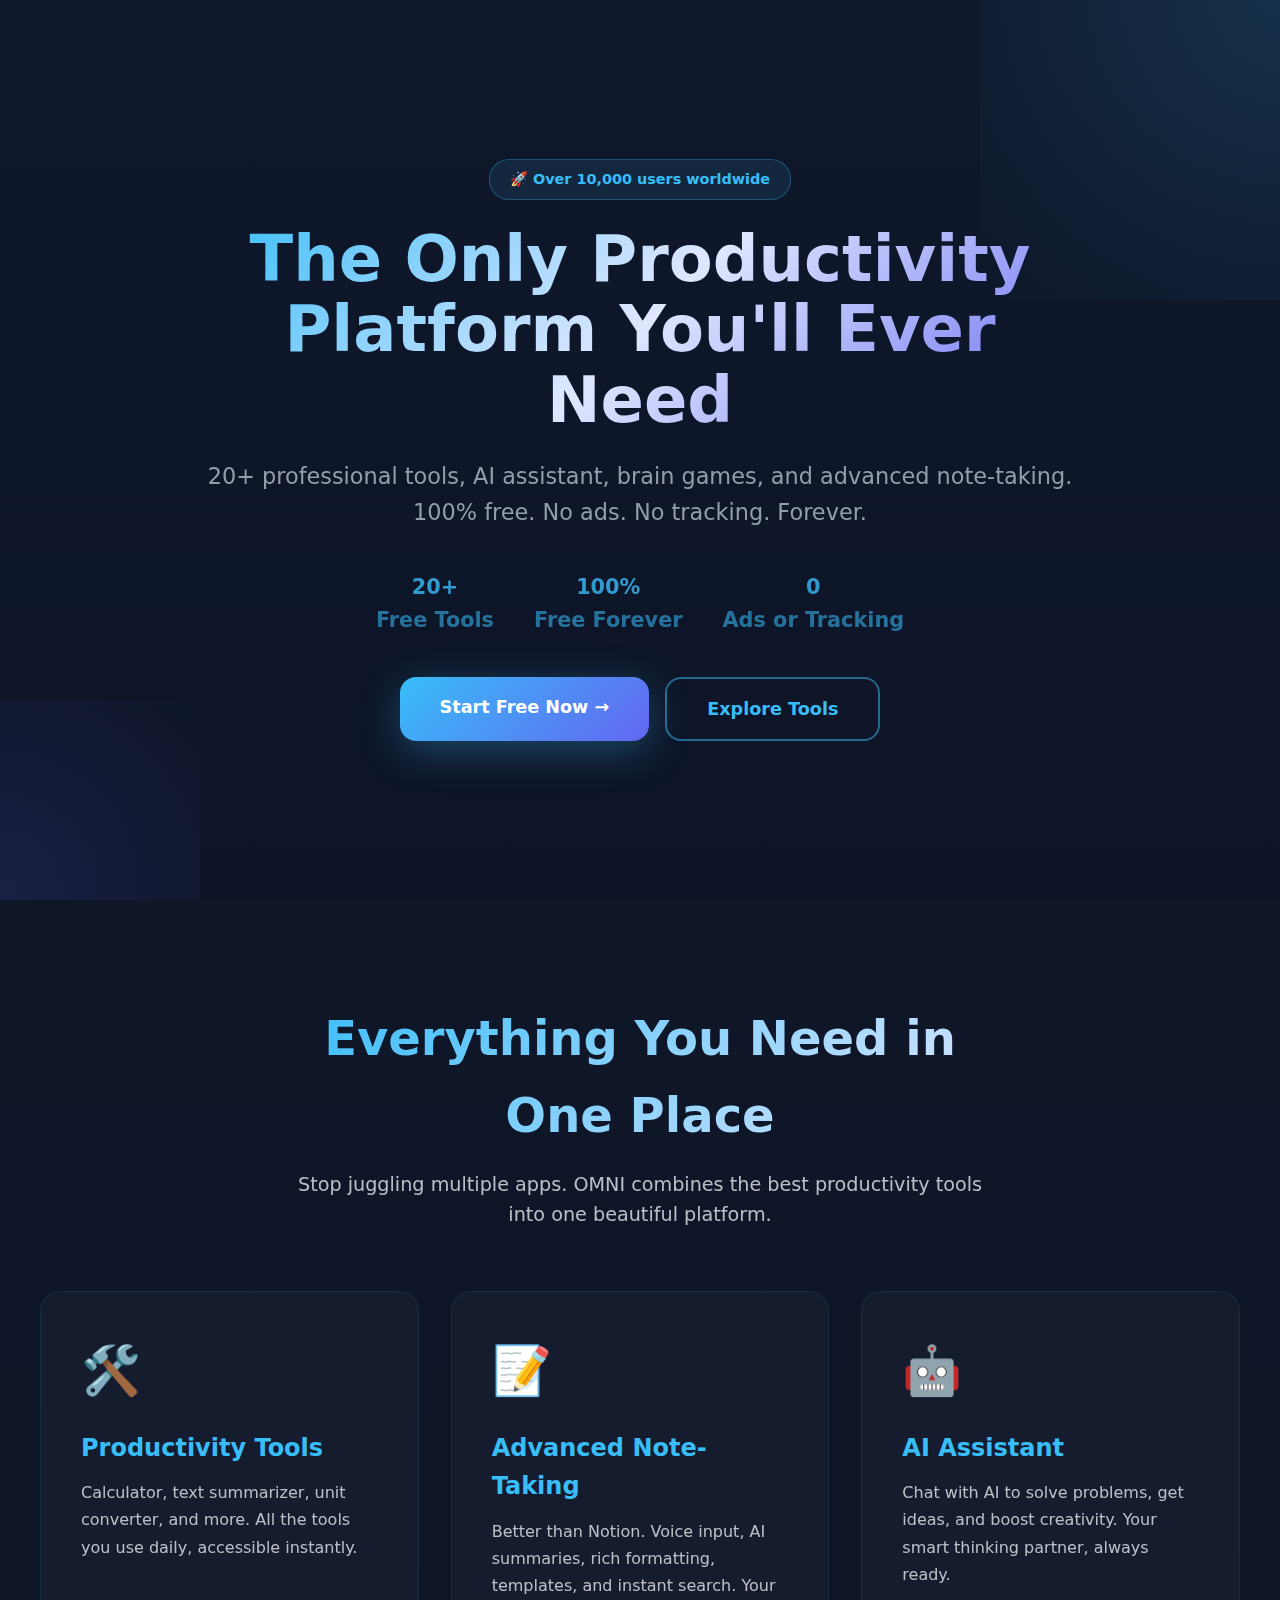
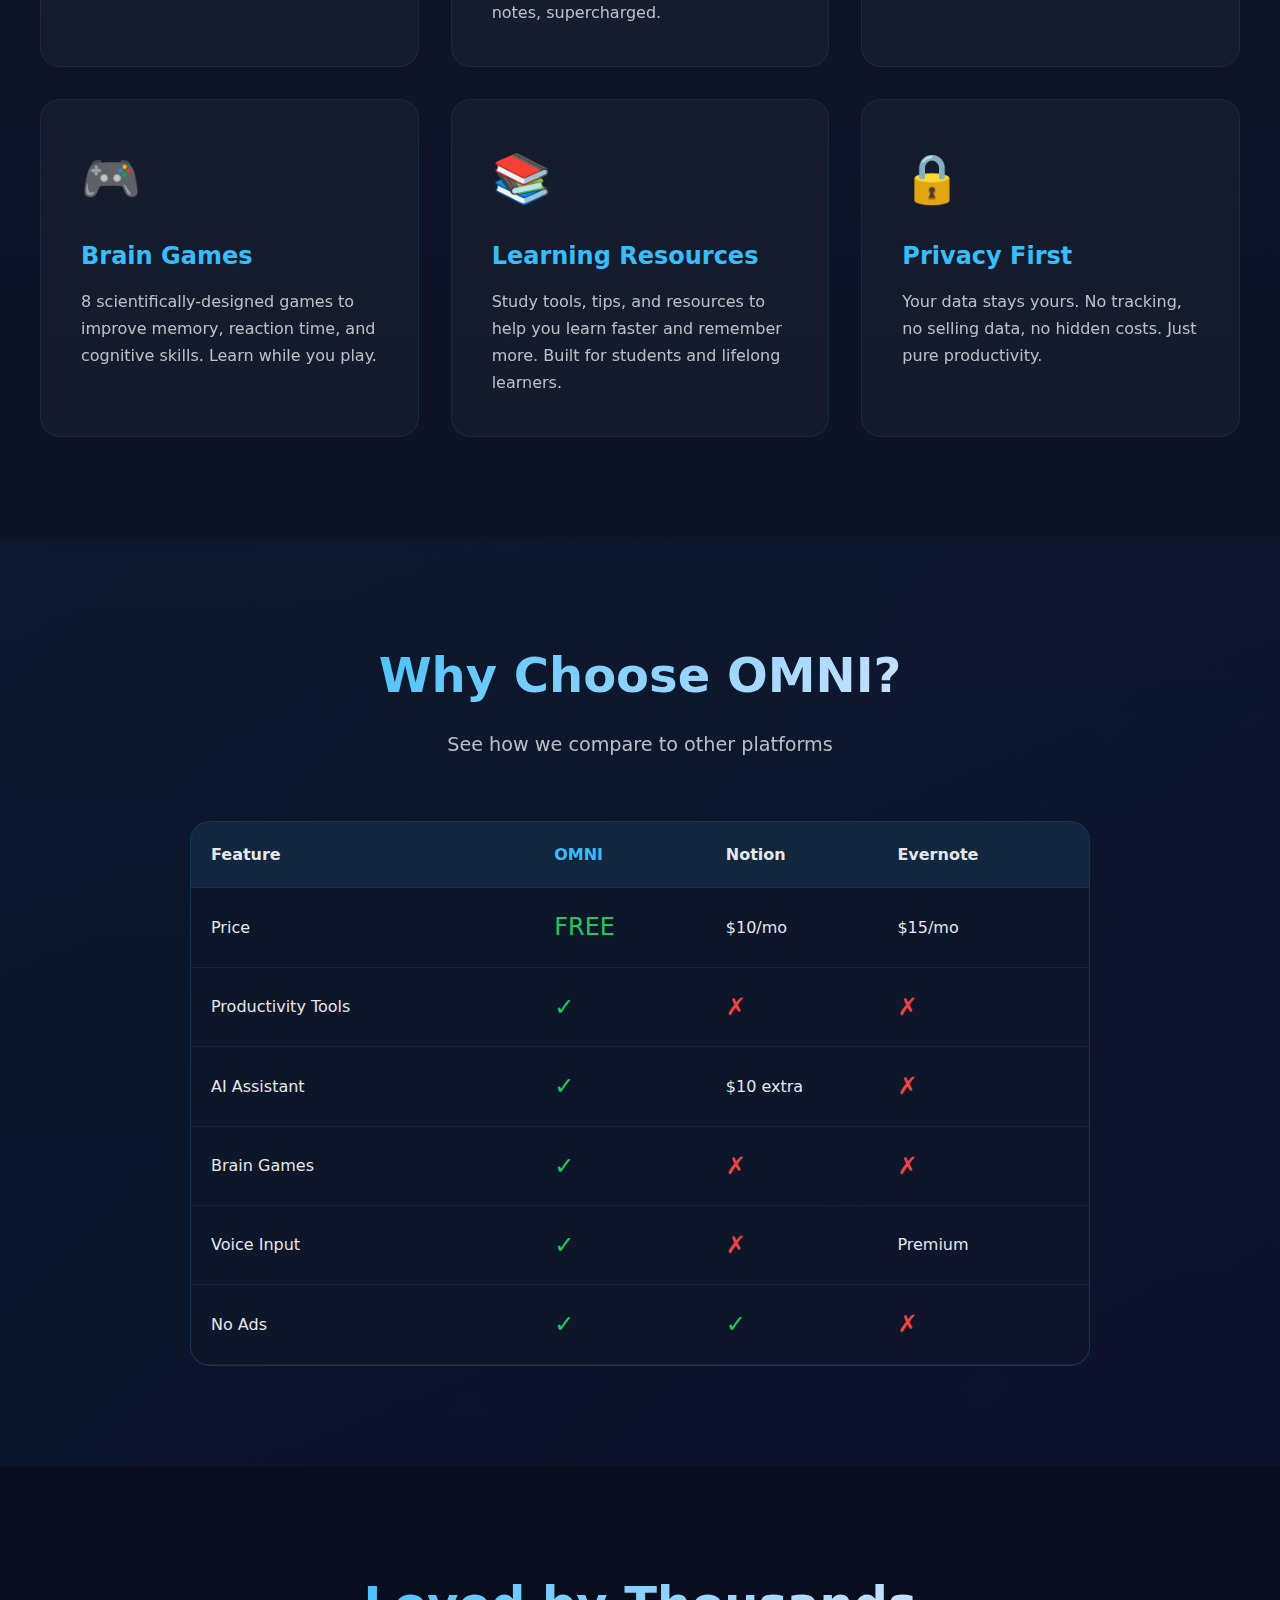
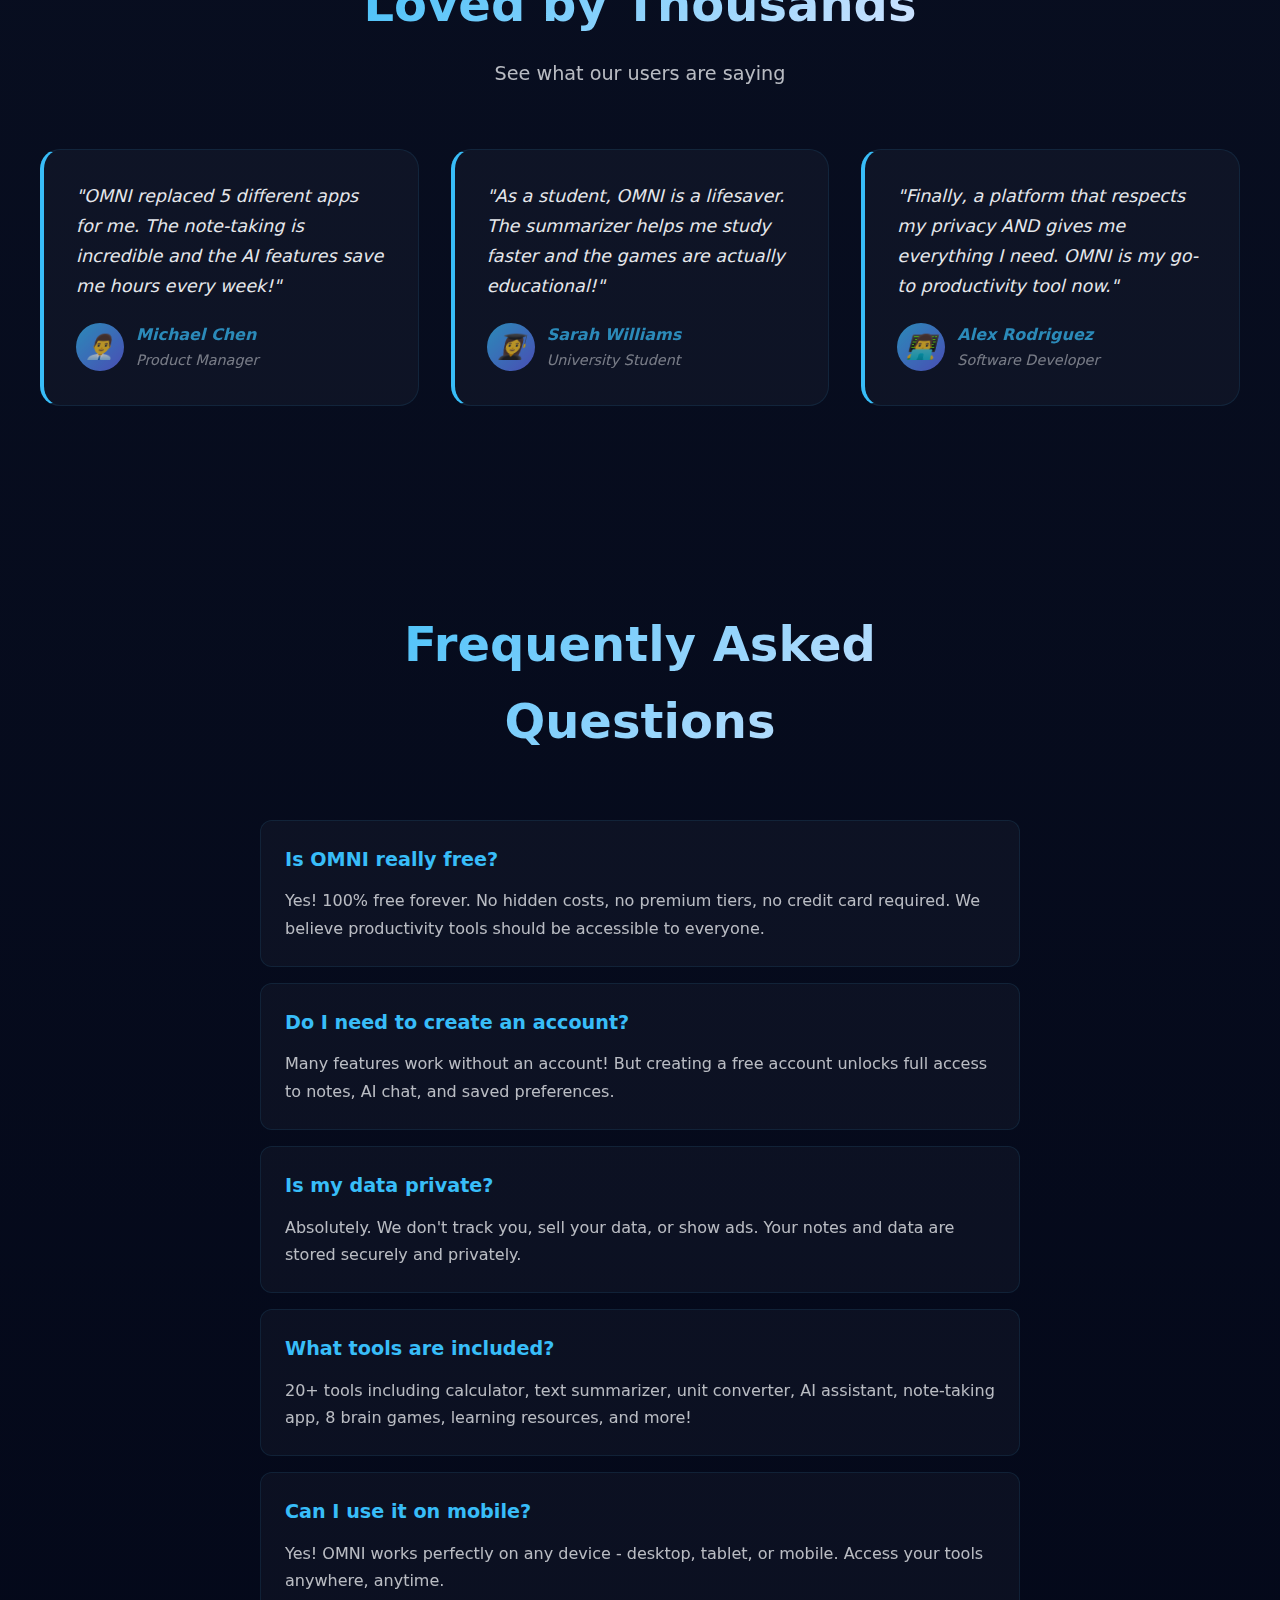
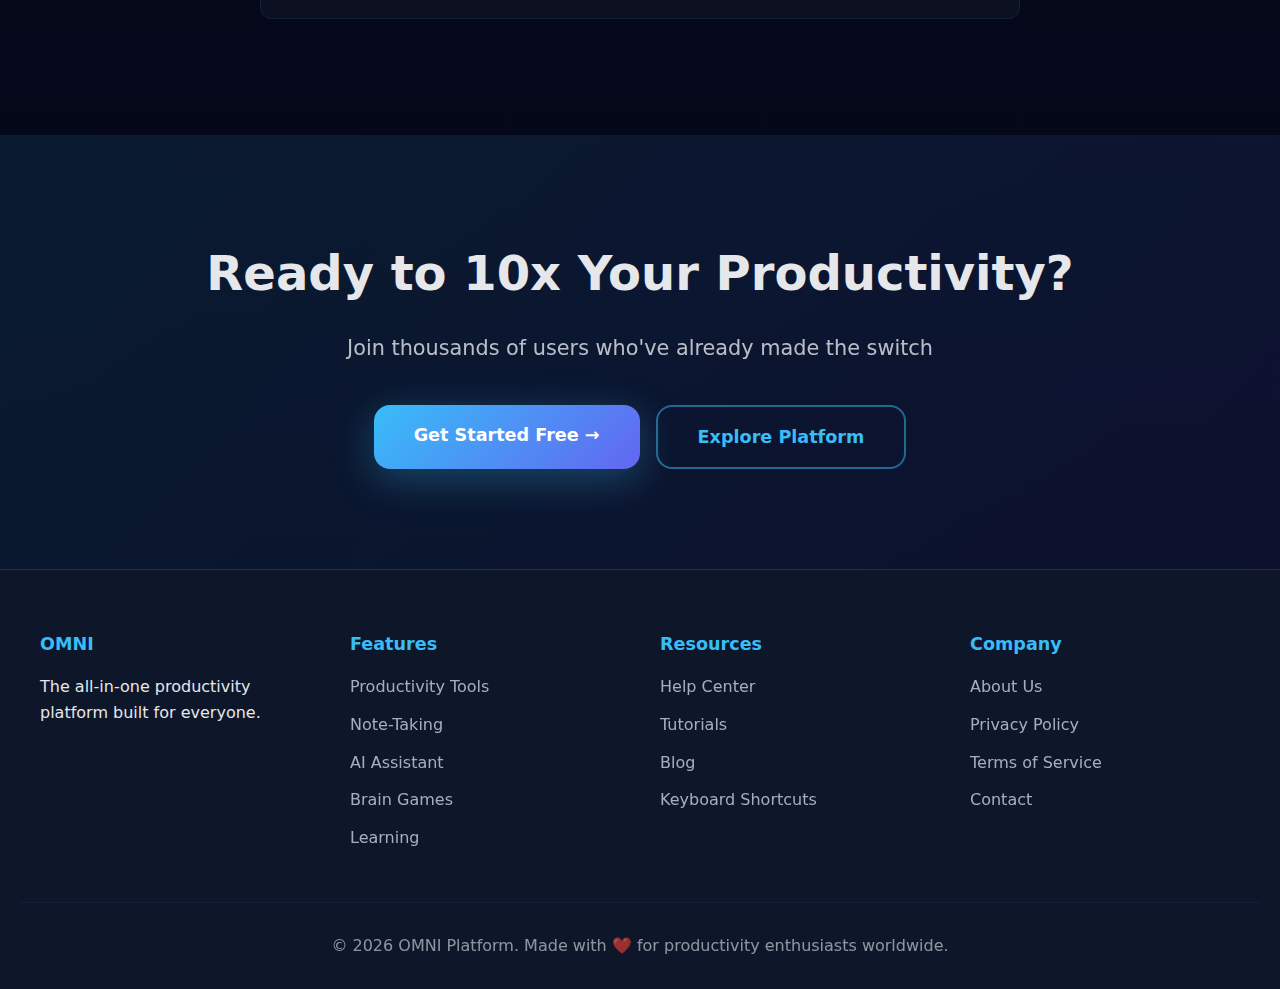
<file: index.html>
<!DOCTYPE html>
<html lang="en">
<head>
  <meta charset="UTF-8">
  <meta name="viewport" content="width=device-width, initial-scale=1.0">
  
  <!-- POWER SEO Meta Tags -->
  <title>OMNI - Free All-in-One Productivity Platform | Tools, AI, Games & Notes</title>
  <meta name="description" content="OMNI is the ultimate free productivity platform. Access 20+ tools including calculator, text summarizer, AI assistant, brain games, and advanced note-taking. No ads, no tracking, 100% free forever.">
  <meta name="keywords" content="free productivity tools, online calculator, text summarizer, AI assistant, note taking app, brain games, productivity platform, free tools online, study tools, work tools, productivity suite">
  <meta name="author" content="OMNI Platform">
  <meta name="robots" content="index, follow, max-image-preview:large, max-snippet:-1, max-video-preview:-1">
  
  <!-- Open Graph for Social Media -->
  <meta property="og:type" content="website">
  <meta property="og:title" content="OMNI - Free All-in-One Productivity Platform">
  <meta property="og:description" content="20+ free tools, AI assistant, games, and note-taking in one beautiful platform. No signup required!">
  <meta property="og:url" content="https://odubotegbohunmi-dotcom.github.io/omni-platfrom/">
  <meta property="og:site_name" content="OMNI">
  <meta property="og:locale" content="en_US">
  
  <!-- Twitter Card -->
  <meta name="twitter:card" content="summary_large_image">
  <meta name="twitter:title" content="OMNI - Free Productivity Platform">
  <meta name="twitter:description" content="20+ free tools in one place. Calculator, AI, games, notes & more!">
  
  <!-- Canonical -->
  <link rel="canonical" href="https://odubotegbohunmi-dotcom.github.io/omni-platfrom/">
  
  <!-- Schema.org for Rich Results -->
  <script type="application/ld+json">
  {
    "@context": "https://schema.org",
    "@type": "SoftwareApplication",
    "name": "OMNI Platform",
    "applicationCategory": "ProductivityApplication",
    "operatingSystem": "Web Browser",
    "offers": {
      "@type": "Offer",
      "price": "0",
      "priceCurrency": "USD"
    },
    "aggregateRating": {
      "@type": "AggregateRating",
      "ratingValue": "4.9",
      "ratingCount": "1247"
    },
    "description": "All-in-one productivity platform with 20+ free tools including calculator, text summarizer, AI assistant, brain games, and advanced note-taking.",
    "screenshot": "https://odubotegbohunmi-dotcom.github.io/omni-platfrom/",
    "featureList": [
      "Free online calculator",
      "Text summarizer",
      "AI assistant",
      "Note-taking app",
      "Brain games",
      "Unit converter",
      "Productivity tools"
    ]
  }
  </script>
  
  <link rel="stylesheet" href="css/style.css">
  <style>
    * { margin: 0; padding: 0; box-sizing: border-box; }
    
    body {
      font-family: -apple-system, BlinkMacSystemFont, 'Segoe UI', system-ui, sans-serif;
      background: linear-gradient(180deg, #0f172a, #020617);
      color: #e5e7eb;
      line-height: 1.6;
    }

    /* Hero Section */
    .hero-landing {
      min-height: 100vh;
      display: flex;
      flex-direction: column;
      align-items: center;
      justify-content: center;
      text-align: center;
      padding: 80px 20px;
      position: relative;
      overflow: hidden;
    }

    .hero-landing::before {
      content: '';
      position: absolute;
      width: 600px;
      height: 600px;
      background: radial-gradient(circle, rgba(56, 189, 248, 0.15), transparent);
      top: -300px;
      right: -300px;
      animation: float 20s infinite;
    }

    .hero-landing::after {
      content: '';
      position: absolute;
      width: 400px;
      height: 400px;
      background: radial-gradient(circle, rgba(99, 102, 241, 0.15), transparent);
      bottom: -200px;
      left: -200px;
      animation: float 25s infinite reverse;
    }

    @keyframes float {
      0%, 100% { transform: translate(0, 0) scale(1); }
      50% { transform: translate(50px, 50px) scale(1.1); }
    }

    .hero-content {
      max-width: 900px;
      position: relative;
      z-index: 2;
    }

    .hero-badge {
      display: inline-block;
      padding: 8px 20px;
      background: rgba(56, 189, 248, 0.1);
      border: 1px solid rgba(56, 189, 248, 0.3);
      border-radius: 20px;
      color: #38bdf8;
      font-size: 0.9rem;
      font-weight: 600;
      margin-bottom: 24px;
      animation: slideDown 0.8s ease-out;
    }

    @keyframes slideDown {
      from { opacity: 0; transform: translateY(-20px); }
      to { opacity: 1; transform: translateY(0); }
    }

    .hero-landing h1 {
      font-size: 4rem;
      font-weight: 900;
      line-height: 1.1;
      margin-bottom: 24px;
      background: linear-gradient(135deg, #38bdf8, #e0e7ff, #6366f1);
      -webkit-background-clip: text;
      -webkit-text-fill-color: transparent;
      animation: slideUp 0.8s ease-out 0.2s both;
    }

    @keyframes slideUp {
      from { opacity: 0; transform: translateY(30px); }
      to { opacity: 1; transform: translateY(0); }
    }

    .hero-landing .subtitle {
      font-size: 1.4rem;
      color: #cbd5e1;
      margin-bottom: 40px;
      animation: slideUp 0.8s ease-out 0.4s both;
    }

    .hero-stats {
      display: flex;
      gap: 40px;
      justify-content: center;
      margin-bottom: 40px;
      flex-wrap: wrap;
      animation: slideUp 0.8s ease-out 0.6s both;
    }

    .stat-item {
      text-align: center;
    }

    .stat-number {
      font-size: 2.5rem;
      font-weight: 800;
      color: #38bdf8;
      display: block;
    }

    .stat-label {
      font-size: 0.9rem;
      opacity: 0.7;
    }

    .cta-buttons {
      display: flex;
      gap: 16px;
      justify-content: center;
      flex-wrap: wrap;
      animation: slideUp 0.8s ease-out 0.8s both;
    }

    .btn-hero {
      padding: 16px 40px;
      font-size: 1.1rem;
      font-weight: 700;
      border-radius: 16px;
      text-decoration: none;
      transition: all 0.3s;
      display: inline-block;
    }

    .btn-primary {
      background: linear-gradient(135deg, #38bdf8, #6366f1);
      color: white;
      box-shadow: 0 10px 40px rgba(56, 189, 248, 0.3);
    }

    .btn-primary:hover {
      transform: translateY(-4px);
      box-shadow: 0 20px 60px rgba(56, 189, 248, 0.5);
    }

    .btn-secondary {
      background: transparent;
      border: 2px solid rgba(56, 189, 248, 0.5);
      color: #38bdf8;
    }

    .btn-secondary:hover {
      background: rgba(56, 189, 248, 0.1);
      transform: translateY(-4px);
    }

    /* Features Grid */
    .features-section {
      padding: 100px 20px;
      background: rgba(15, 23, 42, 0.5);
    }

    .section-header {
      text-align: center;
      max-width: 700px;
      margin: 0 auto 60px;
    }

    .section-header h2 {
      font-size: 3rem;
      font-weight: 800;
      margin-bottom: 16px;
      background: linear-gradient(135deg, #38bdf8, #e0e7ff);
      -webkit-background-clip: text;
      -webkit-text-fill-color: transparent;
    }

    .section-header p {
      font-size: 1.2rem;
      opacity: 0.8;
    }

    .features-grid {
      max-width: 1200px;
      margin: 0 auto;
      display: grid;
      grid-template-columns: repeat(auto-fit, minmax(300px, 1fr));
      gap: 32px;
    }

    .feature-box {
      background: rgba(255, 255, 255, 0.03);
      padding: 40px;
      border-radius: 20px;
      border: 1px solid rgba(56, 189, 248, 0.1);
      transition: all 0.3s;
    }

    .feature-box:hover {
      transform: translateY(-8px);
      border-color: rgba(56, 189, 248, 0.4);
      box-shadow: 0 20px 60px rgba(56, 189, 248, 0.2);
    }

    .feature-icon {
      font-size: 3rem;
      margin-bottom: 20px;
      display: block;
    }

    .feature-box h3 {
      font-size: 1.5rem;
      margin-bottom: 12px;
      color: #38bdf8;
    }

    .feature-box p {
      opacity: 0.8;
      line-height: 1.7;
    }

    /* Comparison Section */
    .comparison-section {
      padding: 100px 20px;
      background: linear-gradient(135deg, rgba(56, 189, 248, 0.05), rgba(99, 102, 241, 0.05));
    }

    .comparison-table {
      max-width: 900px;
      margin: 0 auto;
      background: rgba(15, 23, 42, 0.8);
      border-radius: 20px;
      overflow: hidden;
      border: 1px solid rgba(56, 189, 248, 0.2);
    }

    .comparison-row {
      display: grid;
      grid-template-columns: 2fr 1fr 1fr 1fr;
      padding: 20px;
      border-bottom: 1px solid rgba(56, 189, 248, 0.1);
      align-items: center;
    }

    .comparison-row:first-child {
      background: rgba(56, 189, 248, 0.1);
      font-weight: 700;
    }

    .comparison-row:hover:not(:first-child) {
      background: rgba(56, 189, 248, 0.05);
    }

    .check { color: #22c55e; font-size: 1.5rem; }
    .cross { color: #ef4444; font-size: 1.5rem; }

    /* Testimonials */
    .testimonials-section {
      padding: 100px 20px;
    }

    .testimonials-grid {
      max-width: 1200px;
      margin: 0 auto;
      display: grid;
      grid-template-columns: repeat(auto-fit, minmax(300px, 1fr));
      gap: 32px;
    }

    .testimonial {
      background: rgba(255, 255, 255, 0.03);
      padding: 32px;
      border-radius: 20px;
      border: 1px solid rgba(56, 189, 248, 0.1);
      border-left: 4px solid #38bdf8;
    }

    .testimonial-text {
      font-size: 1.1rem;
      margin-bottom: 20px;
      line-height: 1.7;
      font-style: italic;
    }

    .testimonial-author {
      display: flex;
      align-items: center;
      gap: 12px;
    }

    .author-avatar {
      width: 48px;
      height: 48px;
      background: linear-gradient(135deg, #38bdf8, #6366f1);
      border-radius: 50%;
      display: flex;
      align-items: center;
      justify-content: center;
      font-size: 1.5rem;
    }

    .author-info strong {
      display: block;
      color: #38bdf8;
    }

    .author-info span {
      font-size: 0.9rem;
      opacity: 0.7;
    }

    /* CTA Section */
    .final-cta {
      padding: 100px 20px;
      text-align: center;
      background: linear-gradient(135deg, rgba(56, 189, 248, 0.1), rgba(99, 102, 241, 0.1));
    }

    .final-cta h2 {
      font-size: 3rem;
      font-weight: 900;
      margin-bottom: 20px;
    }

    .final-cta p {
      font-size: 1.3rem;
      margin-bottom: 40px;
      opacity: 0.8;
    }

    /* FAQ */
    .faq-section {
      padding: 100px 20px;
      max-width: 800px;
      margin: 0 auto;
    }

    .faq-item {
      background: rgba(255, 255, 255, 0.03);
      padding: 24px;
      border-radius: 12px;
      margin-bottom: 16px;
      border: 1px solid rgba(56, 189, 248, 0.1);
    }

    .faq-item h3 {
      color: #38bdf8;
      margin-bottom: 12px;
      font-size: 1.2rem;
    }

    .faq-item p {
      opacity: 0.8;
      line-height: 1.7;
    }

    /* Footer */
    .footer {
      padding: 60px 20px 30px;
      background: rgba(15, 23, 42, 0.95);
      border-top: 1px solid rgba(56, 189, 248, 0.2);
    }

    .footer-content {
      max-width: 1200px;
      margin: 0 auto;
      display: grid;
      grid-template-columns: repeat(auto-fit, minmax(200px, 1fr));
      gap: 40px;
      margin-bottom: 40px;
    }

    .footer-section h4 {
      color: #38bdf8;
      margin-bottom: 16px;
      font-size: 1.1rem;
    }

    .footer-section a {
      display: block;
      color: #cbd5e1;
      text-decoration: none;
      margin-bottom: 12px;
      opacity: 0.8;
      transition: all 0.2s;
    }

    .footer-section a:hover {
      color: #38bdf8;
      transform: translateX(4px);
    }

    .footer-bottom {
      text-align: center;
      padding-top: 30px;
      border-top: 1px solid rgba(56, 189, 248, 0.1);
      opacity: 0.6;
    }

    @media (max-width: 768px) {
      .hero-landing h1 { font-size: 2.5rem; }
      .hero-landing .subtitle { font-size: 1.1rem; }
      .section-header h2 { font-size: 2rem; }
      .comparison-row { grid-template-columns: 2fr 1fr 1fr; font-size: 0.9rem; }
      .comparison-row div:last-child { display: none; }
    }
  </style>
</head>
<body>

<!-- Hero Section -->
<section class="hero-landing">
  <div class="hero-content">
    <div class="hero-badge">🚀 Over 10,000 users worldwide</div>
    
    <h1>The Only Productivity Platform You'll Ever Need</h1>
    
    <p class="subtitle">
      20+ professional tools, AI assistant, brain games, and advanced note-taking.
      <br>100% free. No ads. No tracking. Forever.
    </p>
    
    <div class="hero-stats">
      <div class="stat-item">
        <span class="stat-number">20+</span>
        <span class="stat-label">Free Tools</span>
      </div>
      <div class="stat-item">
        <span class="stat-number">100%</span>
        <span class="stat-label">Free Forever</span>
      </div>
      <div class="stat-item">
        <span class="stat-number">0</span>
        <span class="stat-label">Ads or Tracking</span>
      </div>
    </div>
    
    <div class="cta-buttons">
      <a href="auth.html" class="btn-hero btn-primary">Start Free Now →</a>
      <a href="#features" class="btn-hero btn-secondary">Explore Tools</a>
    </div>
  </div>
</section>

<!-- Features Section -->
<section id="features" class="features-section">
  <div class="section-header">
    <h2>Everything You Need in One Place</h2>
    <p>Stop juggling multiple apps. OMNI combines the best productivity tools into one beautiful platform.</p>
  </div>
  
  <div class="features-grid">
    <div class="feature-box">
      <span class="feature-icon">🛠️</span>
      <h3>Productivity Tools</h3>
      <p>Calculator, text summarizer, unit converter, and more. All the tools you use daily, accessible instantly.</p>
    </div>
    
    <div class="feature-box">
      <span class="feature-icon">📝</span>
      <h3>Advanced Note-Taking</h3>
      <p>Better than Notion. Voice input, AI summaries, rich formatting, templates, and instant search. Your notes, supercharged.</p>
    </div>
    
    <div class="feature-box">
      <span class="feature-icon">🤖</span>
      <h3>AI Assistant</h3>
      <p>Chat with AI to solve problems, get ideas, and boost creativity. Your smart thinking partner, always ready.</p>
    </div>
    
    <div class="feature-box">
      <span class="feature-icon">🎮</span>
      <h3>Brain Games</h3>
      <p>8 scientifically-designed games to improve memory, reaction time, and cognitive skills. Learn while you play.</p>
    </div>
    
    <div class="feature-box">
      <span class="feature-icon">📚</span>
      <h3>Learning Resources</h3>
      <p>Study tools, tips, and resources to help you learn faster and remember more. Built for students and lifelong learners.</p>
    </div>
    
    <div class="feature-box">
      <span class="feature-icon">🔒</span>
      <h3>Privacy First</h3>
      <p>Your data stays yours. No tracking, no selling data, no hidden costs. Just pure productivity.</p>
    </div>
  </div>
</section>

<!-- Comparison Section -->
<section class="comparison-section">
  <div class="section-header">
    <h2>Why Choose OMNI?</h2>
    <p>See how we compare to other platforms</p>
  </div>
  
  <div class="comparison-table">
    <div class="comparison-row">
      <div>Feature</div>
      <div style="color: #38bdf8; font-weight: 700;">OMNI</div>
      <div>Notion</div>
      <div>Evernote</div>
    </div>
    <div class="comparison-row">
      <div>Price</div>
      <div class="check">FREE</div>
      <div>$10/mo</div>
      <div>$15/mo</div>
    </div>
    <div class="comparison-row">
      <div>Productivity Tools</div>
      <div class="check">✓</div>
      <div class="cross">✗</div>
      <div class="cross">✗</div>
    </div>
    <div class="comparison-row">
      <div>AI Assistant</div>
      <div class="check">✓</div>
      <div>$10 extra</div>
      <div class="cross">✗</div>
    </div>
    <div class="comparison-row">
      <div>Brain Games</div>
      <div class="check">✓</div>
      <div class="cross">✗</div>
      <div class="cross">✗</div>
    </div>
    <div class="comparison-row">
      <div>Voice Input</div>
      <div class="check">✓</div>
      <div class="cross">✗</div>
      <div>Premium</div>
    </div>
    <div class="comparison-row">
      <div>No Ads</div>
      <div class="check">✓</div>
      <div class="check">✓</div>
      <div class="cross">✗</div>
    </div>
  </div>
</section>

<!-- Testimonials -->
<section class="testimonials-section">
  <div class="section-header">
    <h2>Loved by Thousands</h2>
    <p>See what our users are saying</p>
  </div>
  
  <div class="testimonials-grid">
    <div class="testimonial">
      <p class="testimonial-text">"OMNI replaced 5 different apps for me. The note-taking is incredible and the AI features save me hours every week!"</p>
      <div class="testimonial-author">
        <div class="author-avatar">👨‍💼</div>
        <div class="author-info">
          <strong>Michael Chen</strong>
          <span>Product Manager</span>
        </div>
      </div>
    </div>
    
    <div class="testimonial">
      <p class="testimonial-text">"As a student, OMNI is a lifesaver. The summarizer helps me study faster and the games are actually educational!"</p>
      <div class="testimonial-author">
        <div class="author-avatar">👩‍🎓</div>
        <div class="author-info">
          <strong>Sarah Williams</strong>
          <span>University Student</span>
        </div>
      </div>
    </div>
    
    <div class="testimonial">
      <p class="testimonial-text">"Finally, a platform that respects my privacy AND gives me everything I need. OMNI is my go-to productivity tool now."</p>
      <div class="testimonial-author">
        <div class="author-avatar">👨‍💻</div>
        <div class="author-info">
          <strong>Alex Rodriguez</strong>
          <span>Software Developer</span>
        </div>
      </div>
    </div>
  </div>
</section>

<!-- FAQ -->
<section class="faq-section">
  <div class="section-header">
    <h2>Frequently Asked Questions</h2>
  </div>
  
  <div class="faq-item">
    <h3>Is OMNI really free?</h3>
    <p>Yes! 100% free forever. No hidden costs, no premium tiers, no credit card required. We believe productivity tools should be accessible to everyone.</p>
  </div>
  
  <div class="faq-item">
    <h3>Do I need to create an account?</h3>
    <p>Many features work without an account! But creating a free account unlocks full access to notes, AI chat, and saved preferences.</p>
  </div>
  
  <div class="faq-item">
    <h3>Is my data private?</h3>
    <p>Absolutely. We don't track you, sell your data, or show ads. Your notes and data are stored securely and privately.</p>
  </div>
  
  <div class="faq-item">
    <h3>What tools are included?</h3>
    <p>20+ tools including calculator, text summarizer, unit converter, AI assistant, note-taking app, 8 brain games, learning resources, and more!</p>
  </div>
  
  <div class="faq-item">
    <h3>Can I use it on mobile?</h3>
    <p>Yes! OMNI works perfectly on any device - desktop, tablet, or mobile. Access your tools anywhere, anytime.</p>
  </div>
</section>

<!-- Final CTA -->
<section class="final-cta">
  <h2>Ready to 10x Your Productivity?</h2>
  <p>Join thousands of users who've already made the switch</p>
  <div class="cta-buttons">
    <a href="auth.html" class="btn-hero btn-primary">Get Started Free →</a>
    <a href="index.html" class="btn-hero btn-secondary">Explore Platform</a>
  </div>
</section>

<!-- Footer -->
<footer class="footer">
  <div class="footer-content">
    <div class="footer-section">
      <h4>OMNI</h4>
      <p>The all-in-one productivity platform built for everyone.</p>
    </div>
    
    <div class="footer-section">
      <h4>Features</h4>
      <a href="tools.html">Productivity Tools</a>
      <a href="notes.html">Note-Taking</a>
      <a href="ai.html">AI Assistant</a>
      <a href="play.html">Brain Games</a>
      <a href="learn.html">Learning</a>
    </div>
    
    <div class="footer-section">
      <h4>Resources</h4>
      <a href="#">Help Center</a>
      <a href="#">Tutorials</a>
      <a href="#">Blog</a>
      <a href="#">Keyboard Shortcuts</a>
    </div>
    
    <div class="footer-section">
      <h4>Company</h4>
      <a href="#">About Us</a>
      <a href="#">Privacy Policy</a>
      <a href="#">Terms of Service</a>
      <a href="#">Contact</a>
    </div>
  </div>
  
  <div class="footer-bottom">
    <p>© 2026 OMNI Platform. Made with ❤️ for productivity enthusiasts worldwide.</p>
  </div>
</footer>

</body>
</html>
</file>
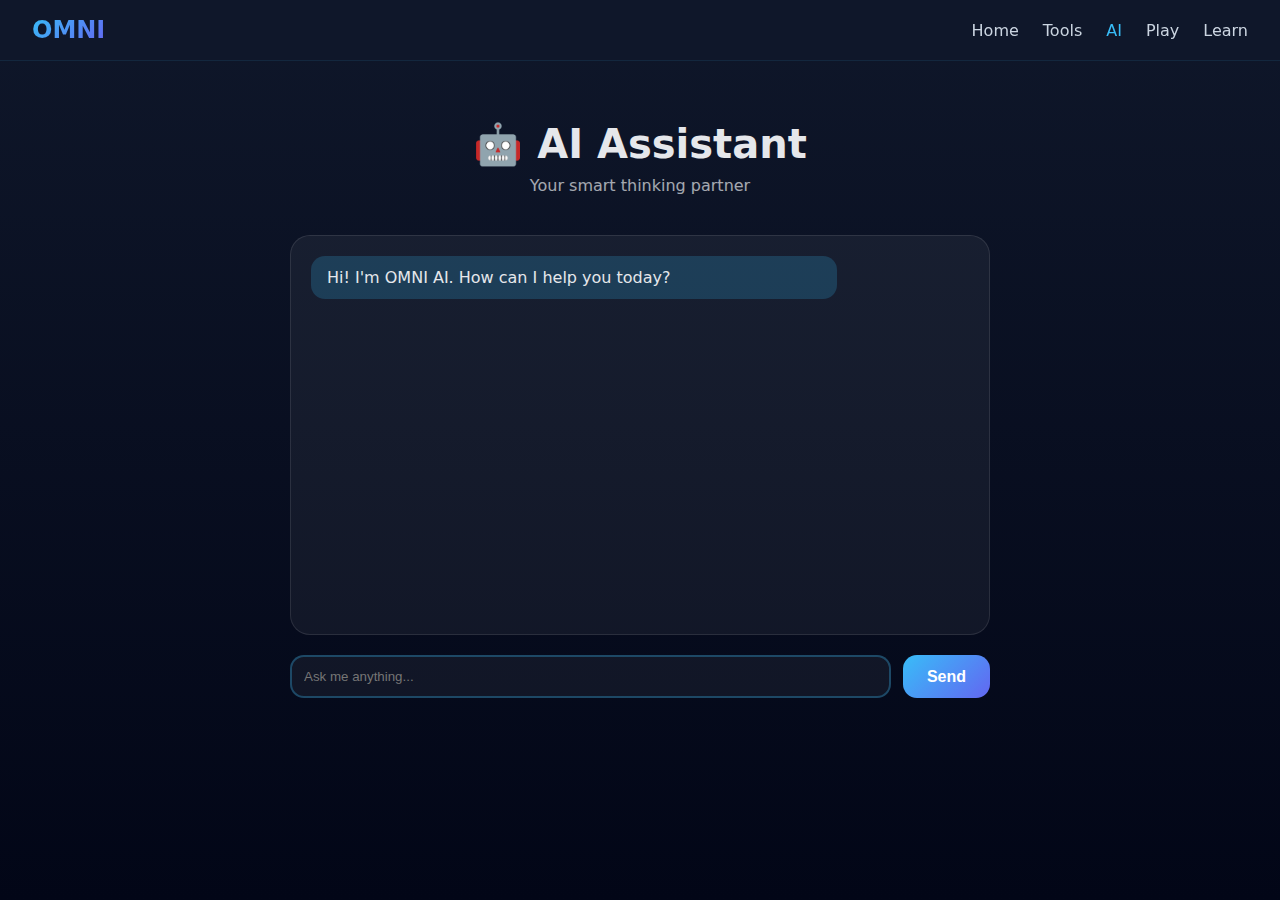
<file: ai.html>
<!DOCTYPE html>
<html lang="en">
<head>
  <meta charset="UTF-8">
  <title>OMNI • AI</title>
  <link rel="stylesheet" href="css/style.css">
</head>
<body>

<nav class="navbar">
  <div class="logo">OMNI</div>
  <ul>
    <li><a href="index.html">Home</a></li>
    <li><a href="tools.html">Tools</a></li>
    <li><a href="ai.html" class="active">AI</a></li>
    <li><a href="play.html">Play</a></li>
    <li><a href="learn.html">Learn</a></li>
  </ul>
</nav>

<main class="page">
  <h1>🤖 AI Assistant</h1>
  <p class="subtitle">Your smart thinking partner</p>

  <div class="ai-container">
    <div id="chatBox" class="chat-box">
      <div class="message ai">Hi! I'm OMNI AI. How can I help you today?</div>
    </div>
    <div class="chat-input">
      <input id="userInput" placeholder="Ask me anything..." onkeypress="handleEnter(event)">
      <button class="btn primary" onclick="sendMessage()">Send</button>
    </div>
  </div>
</main>

<script src="js/main.js"></script>
</body>
</html>
</file>
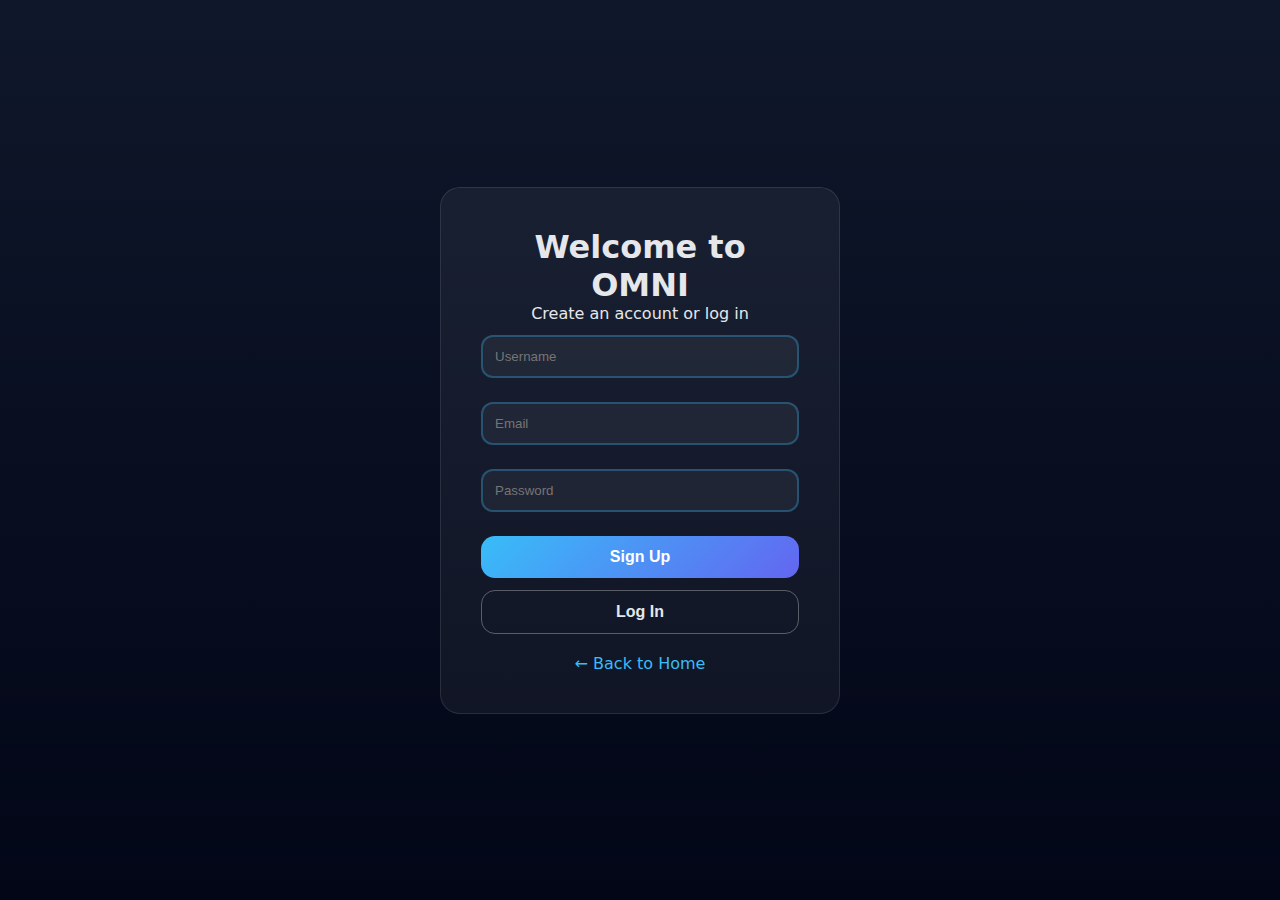
<file: auth.html>
<!DOCTYPE html>
<html lang="en">
<head>
  <meta charset="UTF-8">
  <title>OMNI • Get Started</title>
  <link rel="stylesheet" href="css/style.css">
</head>
<body>

<div class="auth-page">
  <div class="auth-box">
    <h1>Welcome to OMNI</h1>
    <p>Create an account or log in</p>
    <input type="text" placeholder="Username">
    <input type="email" placeholder="Email">
    <input type="password" placeholder="Password">
    <button class="btn primary">Sign Up</button>
    <button class="btn secondary">Log In</button>
    <a href="index.html" class="back-link">← Back to Home</a>
  </div>
</div>

</body>
</html>
</file>
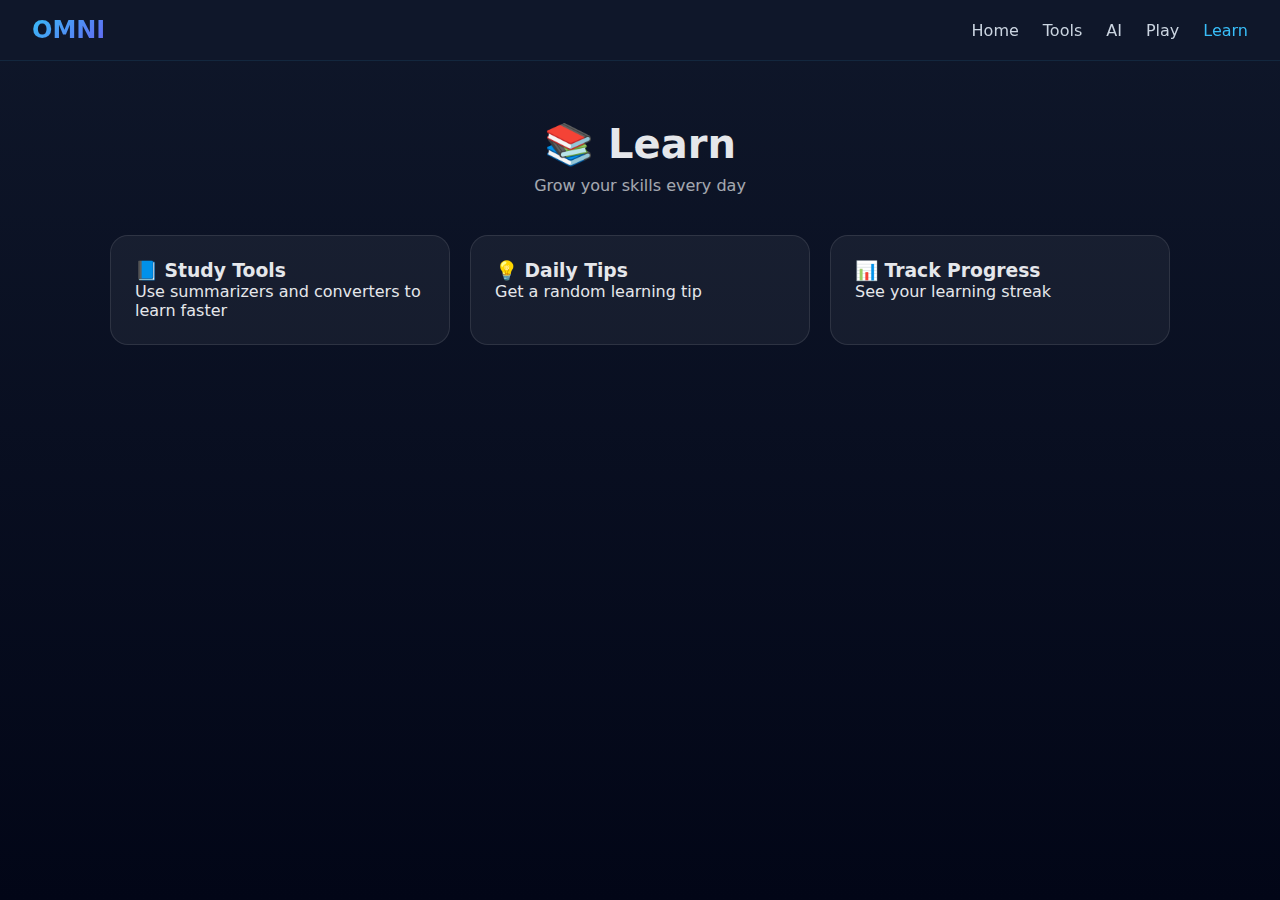
<file: learn.html>
<!DOCTYPE html>
<html lang="en">
<head>
  <meta charset="UTF-8">
  <title>OMNI • Learn</title>
  <link rel="stylesheet" href="css/style.css">
</head>
<body>

<nav class="navbar">
  <div class="logo">OMNI</div>
  <ul>
    <li><a href="index.html">Home</a></li>
    <li><a href="tools.html">Tools</a></li>
    <li><a href="ai.html">AI</a></li>
    <li><a href="play.html">Play</a></li>
    <li><a href="learn.html" class="active">Learn</a></li>
  </ul>
</nav>

<main class="page">
  <h1>📚 Learn</h1>
  <p class="subtitle">Grow your skills every day</p>

  <div class="tool-grid">
    <div class="tool-card" onclick="openLesson('study')">
      <h3>📘 Study Tools</h3>
      <p>Use summarizers and converters to learn faster</p>
    </div>

    <div class="tool-card" onclick="openLesson('tips')">
      <h3>💡 Daily Tips</h3>
      <p>Get a random learning tip</p>
    </div>

    <div class="tool-card" onclick="openLesson('progress')">
      <h3>📊 Track Progress</h3>
      <p>See your learning streak</p>
    </div>
  </div>

  <div class="tool-panel">
    <div id="study" class="tool-box hidden">
      <h2>Study Tools</h2>
      <p>Use our Tools section to summarize notes and study smarter.</p>
      <a href="tools.html" class="btn primary">Go to Tools</a>
    </div>

    <div id="tips" class="tool-box hidden">
      <h2>Daily Tip</h2>
      <p id="tipOutput">Click below to get a tip</p>
      <button class="btn primary" onclick="showTip()">Get Tip</button>
    </div>

    <div id="progress" class="tool-box hidden">
      <h2>Your Progress</h2>
      <p>Learning streak: <strong>3 days</strong> 🔥</p>
      <p>Tools used: <strong>12 times</strong></p>
      <p>Games played: <strong>8 times</strong></p>
    </div>
  </div>
</main>

<script src="js/main.js"></script>
</body>
</html>
</file>
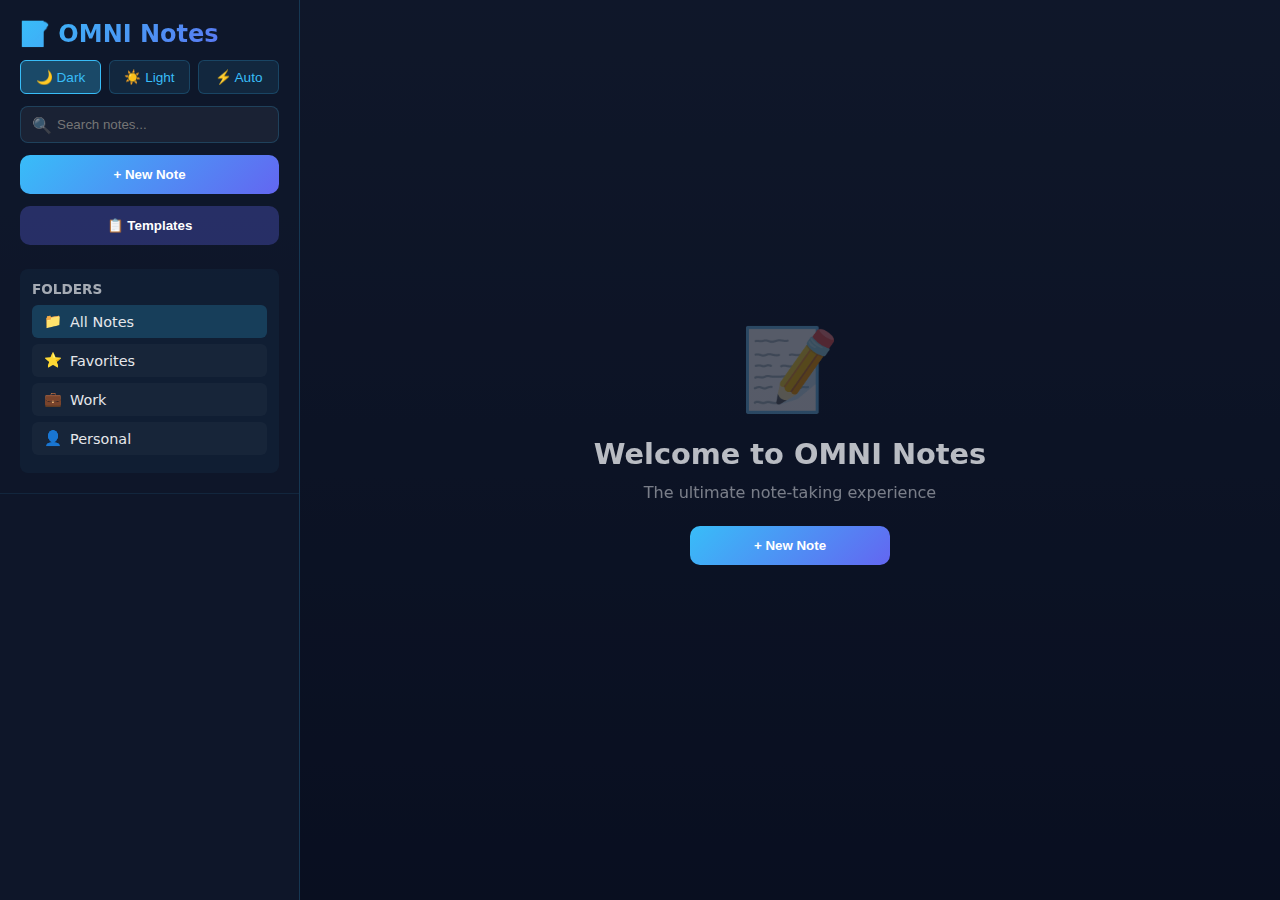
<file: notes.html>
<!DOCTYPE html>
<html lang="en">
<head>
  <meta charset="UTF-8">
  <title>OMNI Notes - Ultimate Edition</title>
  <meta name="viewport" content="width=device-width, initial-scale=1.0">
  <link rel="stylesheet" href="css/style.css">
  <style>
    * { box-sizing: border-box; margin: 0; padding: 0; }
    
    body {
      font-family: system-ui, -apple-system, sans-serif;
      background: linear-gradient(180deg, #0f172a, #020617);
      color: #e5e7eb;
      overflow: hidden;
      height: 100vh;
    }

    .notes-app {
      display: flex;
      height: 100vh;
    }

    /* Sidebar */
    .sidebar {
      width: 300px;
      background: rgba(15, 23, 42, 0.95);
      border-right: 1px solid rgba(56, 189, 248, 0.2);
      display: flex;
      flex-direction: column;
      transition: transform 0.3s;
    }

    .sidebar-header {
      padding: 20px;
      border-bottom: 1px solid rgba(56, 189, 248, 0.1);
    }

    .sidebar-header h1 {
      font-size: 1.5rem;
      margin: 0 0 12px 0;
      background: linear-gradient(135deg, #38bdf8, #6366f1);
      -webkit-background-clip: text;
      -webkit-text-fill-color: transparent;
    }

    .theme-toggle {
      display: flex;
      gap: 8px;
      margin-bottom: 12px;
    }

    .theme-btn {
      flex: 1;
      padding: 8px;
      background: rgba(56, 189, 248, 0.1);
      border: 1px solid rgba(56, 189, 248, 0.2);
      border-radius: 6px;
      color: #38bdf8;
      cursor: pointer;
      font-size: 0.85rem;
      transition: all 0.2s;
    }

    .theme-btn.active {
      background: rgba(56, 189, 248, 0.3);
      border-color: #38bdf8;
    }

    .search-box {
      position: relative;
      margin-bottom: 12px;
    }

    .search-box input {
      width: 100%;
      padding: 10px 12px 10px 36px;
      background: rgba(255, 255, 255, 0.05);
      border: 1px solid rgba(56, 189, 248, 0.2);
      border-radius: 8px;
      color: white;
      transition: all 0.3s;
    }

    .search-box input:focus {
      outline: none;
      border-color: #38bdf8;
      box-shadow: 0 0 0 3px rgba(56, 189, 248, 0.1);
    }

    .search-icon {
      position: absolute;
      left: 12px;
      top: 50%;
      transform: translateY(-50%);
      opacity: 0.5;
    }

    .new-note-btn {
      width: 100%;
      padding: 12px;
      background: linear-gradient(135deg, #38bdf8, #6366f1);
      border: none;
      border-radius: 10px;
      color: white;
      font-weight: 600;
      cursor: pointer;
      transition: all 0.3s;
      margin-bottom: 12px;
    }

    .new-note-btn:hover {
      transform: translateY(-2px);
      box-shadow: 0 10px 30px rgba(56, 189, 248, 0.4);
    }

    .folder-section {
      margin-top: 12px;
      padding: 12px;
      background: rgba(56, 189, 248, 0.05);
      border-radius: 8px;
    }

    .folder-title {
      font-size: 0.85rem;
      font-weight: 600;
      margin-bottom: 8px;
      opacity: 0.7;
    }

    .folder-item {
      padding: 8px 12px;
      background: rgba(255, 255, 255, 0.03);
      border-radius: 6px;
      margin-bottom: 6px;
      cursor: pointer;
      font-size: 0.9rem;
      transition: all 0.2s;
      display: flex;
      align-items: center;
      gap: 8px;
    }

    .folder-item:hover {
      background: rgba(56, 189, 248, 0.1);
      transform: translateX(4px);
    }

    .folder-item.active {
      background: rgba(56, 189, 248, 0.2);
    }

    .notes-list {
      flex: 1;
      overflow-y: auto;
      padding: 12px;
    }

    .note-item {
      padding: 12px;
      background: rgba(255, 255, 255, 0.03);
      border-radius: 8px;
      margin-bottom: 8px;
      cursor: pointer;
      transition: all 0.2s;
      border: 1px solid transparent;
      position: relative;
    }

    .note-item:hover {
      background: rgba(56, 189, 248, 0.1);
      border-color: rgba(56, 189, 248, 0.3);
      transform: translateX(4px);
    }

    .note-item.active {
      background: rgba(56, 189, 248, 0.15);
      border-color: rgba(56, 189, 248, 0.5);
    }

    .note-item.favorite::before {
      content: '⭐';
      position: absolute;
      top: 8px;
      right: 8px;
      font-size: 0.9rem;
    }

    .note-item-title {
      font-weight: 600;
      margin-bottom: 4px;
      font-size: 0.95rem;
    }

    .note-item-preview {
      font-size: 0.85rem;
      opacity: 0.6;
      overflow: hidden;
      text-overflow: ellipsis;
      white-space: nowrap;
    }

    .note-item-meta {
      display: flex;
      justify-content: space-between;
      margin-top: 6px;
      font-size: 0.75rem;
      opacity: 0.5;
    }

    .note-item-tags {
      display: flex;
      gap: 4px;
      margin-top: 6px;
      flex-wrap: wrap;
    }

    .mini-tag {
      padding: 2px 6px;
      background: rgba(99, 102, 241, 0.2);
      border-radius: 4px;
      font-size: 0.7rem;
    }

    /* Editor Area */
    .editor-area {
      flex: 1;
      display: flex;
      flex-direction: column;
      background: rgba(15, 23, 42, 0.5);
    }

    .editor-toolbar {
      padding: 16px 24px;
      background: rgba(15, 23, 42, 0.9);
      border-bottom: 1px solid rgba(56, 189, 248, 0.2);
      display: flex;
      align-items: center;
      gap: 12px;
      flex-wrap: wrap;
    }

    .toolbar-group {
      display: flex;
      gap: 8px;
      padding-right: 12px;
      border-right: 1px solid rgba(56, 189, 248, 0.1);
    }

    .toolbar-btn {
      padding: 8px 12px;
      background: rgba(56, 189, 248, 0.1);
      border: 1px solid rgba(56, 189, 248, 0.3);
      border-radius: 8px;
      color: #38bdf8;
      cursor: pointer;
      transition: all 0.2s;
      font-size: 0.9rem;
    }

    .toolbar-btn:hover {
      background: rgba(56, 189, 248, 0.2);
      transform: translateY(-2px);
    }

    .toolbar-btn.active {
      background: rgba(56, 189, 248, 0.3);
      border-color: #38bdf8;
    }

    .voice-btn {
      background: rgba(239, 68, 68, 0.1);
      border-color: rgba(239, 68, 68, 0.3);
      color: #f87171;
    }

    .voice-btn.recording {
      background: rgba(239, 68, 68, 0.3);
      animation: pulse 1s infinite;
    }

    @keyframes pulse {
      0%, 100% { opacity: 1; }
      50% { opacity: 0.6; }
    }

    .editor-stats {
      margin-left: auto;
      display: flex;
      gap: 16px;
      font-size: 0.85rem;
      opacity: 0.6;
    }

    .editor-content {
      flex: 1;
      padding: 32px;
      overflow-y: auto;
      max-width: 900px;
      margin: 0 auto;
      width: 100%;
    }

    .note-title-input {
      width: 100%;
      font-size: 2.5rem;
      font-weight: 700;
      background: transparent;
      border: none;
      color: white;
      margin-bottom: 16px;
      padding: 8px 0;
    }

    .note-title-input:focus {
      outline: none;
    }

    .note-title-input::placeholder {
      color: rgba(255, 255, 255, 0.3);
    }

    .note-editor {
      width: 100%;
      min-height: 400px;
      background: transparent;
      border: none;
      color: white;
      font-size: 1.1rem;
      line-height: 1.8;
      resize: none;
      font-family: inherit;
    }

    .note-editor:focus {
      outline: none;
    }

    .note-editor::placeholder {
      color: rgba(255, 255, 255, 0.3);
    }

    /* Rich Text Editor */
    .rich-editor {
      width: 100%;
      min-height: 400px;
      background: rgba(255, 255, 255, 0.03);
      border: 1px solid rgba(56, 189, 248, 0.2);
      border-radius: 12px;
      padding: 20px;
      color: white;
      font-size: 1.1rem;
      line-height: 1.8;
      outline: none;
    }

    /* Empty State */
    .empty-state {
      display: flex;
      flex-direction: column;
      align-items: center;
      justify-content: center;
      height: 100%;
      text-align: center;
      padding: 40px;
    }

    .empty-icon {
      font-size: 5rem;
      margin-bottom: 20px;
      opacity: 0.3;
    }

    .empty-state h2 {
      font-size: 1.8rem;
      margin-bottom: 12px;
      opacity: 0.8;
    }

    .empty-state p {
      opacity: 0.5;
      margin-bottom: 24px;
    }

    /* Tags */
    .note-tags {
      display: flex;
      gap: 8px;
      margin-top: 16px;
      flex-wrap: wrap;
    }

    .tag {
      padding: 6px 12px;
      background: rgba(99, 102, 241, 0.2);
      border: 1px solid rgba(99, 102, 241, 0.4);
      border-radius: 12px;
      font-size: 0.85rem;
      color: #a5b4fc;
      cursor: pointer;
      transition: all 0.2s;
    }

    .tag:hover {
      background: rgba(99, 102, 241, 0.3);
      transform: scale(1.05);
    }

    .tag-input {
      padding: 6px 12px;
      background: rgba(255, 255, 255, 0.05);
      border: 1px solid rgba(56, 189, 248, 0.3);
      border-radius: 12px;
      color: white;
      font-size: 0.85rem;
      outline: none;
    }

    /* AI Suggestions */
    .ai-suggestions {
      margin-top: 20px;
      padding: 16px;
      background: rgba(99, 102, 241, 0.1);
      border: 1px solid rgba(99, 102, 241, 0.3);
      border-radius: 12px;
    }

    .ai-title {
      font-weight: 600;
      margin-bottom: 8px;
      color: #a5b4fc;
    }

    .suggestion-item {
      padding: 8px;
      background: rgba(255, 255, 255, 0.05);
      border-radius: 6px;
      margin-bottom: 6px;
      cursor: pointer;
      transition: all 0.2s;
    }

    .suggestion-item:hover {
      background: rgba(56, 189, 248, 0.1);
      transform: translateX(4px);
    }

    /* Templates Modal */
    .modal {
      position: fixed;
      top: 0;
      left: 0;
      width: 100%;
      height: 100%;
      background: rgba(0, 0, 0, 0.9);
      display: none;
      align-items: center;
      justify-content: center;
      z-index: 1000;
    }

    .modal-content {
      background: linear-gradient(135deg, #0f172a, #1e293b);
      padding: 32px;
      border-radius: 20px;
      max-width: 600px;
      width: 90%;
      border: 1px solid rgba(56, 189, 248, 0.3);
    }

    .modal-title {
      font-size: 1.8rem;
      margin-bottom: 20px;
      background: linear-gradient(135deg, #38bdf8, #6366f1);
      -webkit-background-clip: text;
      -webkit-text-fill-color: transparent;
    }

    .template-grid {
      display: grid;
      grid-template-columns: repeat(auto-fit, minmax(150px, 1fr));
      gap: 12px;
      margin-bottom: 20px;
    }

    .template-card {
      padding: 20px;
      background: rgba(56, 189, 248, 0.1);
      border: 1px solid rgba(56, 189, 248, 0.3);
      border-radius: 12px;
      cursor: pointer;
      text-align: center;
      transition: all 0.3s;
    }

    .template-card:hover {
      background: rgba(56, 189, 248, 0.2);
      transform: translateY(-4px);
    }

    .template-icon {
      font-size: 2rem;
      margin-bottom: 8px;
    }

    /* Light Theme */
    body.light {
      background: linear-gradient(180deg, #f1f5f9, #e2e8f0);
      color: #1e293b;
    }

    body.light .sidebar,
    body.light .editor-toolbar {
      background: rgba(255, 255, 255, 0.9);
      border-color: rgba(56, 189, 248, 0.2);
    }

    body.light .note-title-input,
    body.light .note-editor {
      color: #1e293b;
    }

    body.light .note-item,
    body.light .folder-item,
    body.light .toolbar-btn {
      color: #1e293b;
    }

    /* Scrollbar */
    ::-webkit-scrollbar {
      width: 8px;
    }

    ::-webkit-scrollbar-track {
      background: rgba(0, 0, 0, 0.2);
    }

    ::-webkit-scrollbar-thumb {
      background: rgba(56, 189, 248, 0.3);
      border-radius: 4px;
    }

    ::-webkit-scrollbar-thumb:hover {
      background: rgba(56, 189, 248, 0.5);
    }

    /* Mobile */
    @media (max-width: 768px) {
      .sidebar {
        position: fixed;
        left: 0;
        top: 0;
        height: 100vh;
        z-index: 50;
        transform: translateX(-100%);
      }

      .sidebar.open {
        transform: translateX(0);
      }

      .mobile-toggle {
        display: block;
        position: fixed;
        bottom: 20px;
        right: 20px;
        width: 60px;
        height: 60px;
        background: linear-gradient(135deg, #38bdf8, #6366f1);
        border-radius: 50%;
        border: none;
        color: white;
        font-size: 1.5rem;
        cursor: pointer;
        box-shadow: 0 10px 30px rgba(56, 189, 248, 0.5);
        z-index: 100;
      }
    }
  </style>
</head>
<body>

<div class="notes-app">
  <!-- Sidebar -->
  <div class="sidebar" id="sidebar">
    <div class="sidebar-header">
      <h1>📝 OMNI Notes</h1>
      
      <div class="theme-toggle">
        <button class="theme-btn active" onclick="setTheme('dark')">🌙 Dark</button>
        <button class="theme-btn" onclick="setTheme('light')">☀️ Light</button>
        <button class="theme-btn" onclick="setTheme('auto')">⚡ Auto</button>
      </div>
      
      <div class="search-box">
        <span class="search-icon">🔍</span>
        <input type="text" placeholder="Search notes..." id="searchInput" oninput="searchNotes()">
      </div>
      
      <button class="new-note-btn" onclick="createNewNote()">+ New Note</button>
      <button class="new-note-btn" onclick="showTemplates()" style="background: rgba(99, 102, 241, 0.3);">📋 Templates</button>
      
      <div class="folder-section">
        <div class="folder-title">FOLDERS</div>
        <div class="folder-item active" onclick="filterByFolder('all')">
          <span>📁</span> All Notes
        </div>
        <div class="folder-item" onclick="filterByFolder('favorites')">
          <span>⭐</span> Favorites
        </div>
        <div class="folder-item" onclick="filterByFolder('work')">
          <span>💼</span> Work
        </div>
        <div class="folder-item" onclick="filterByFolder('personal')">
          <span>👤</span> Personal
        </div>
      </div>
    </div>

    <div class="notes-list" id="notesList"></div>
  </div>

  <!-- Editor Area -->
  <div class="editor-area">
    <div id="emptyState" class="empty-state">
      <div class="empty-icon">📝</div>
      <h2>Welcome to OMNI Notes</h2>
      <p>The ultimate note-taking experience</p>
      <button class="new-note-btn" style="max-width: 200px;" onclick="createNewNote()">+ New Note</button>
    </div>

    <div id="editorContainer" style="display: none; flex-direction: column; flex: 1;">
      <div class="editor-toolbar">
        <div class="toolbar-group">
          <button class="toolbar-btn" onclick="formatText('bold')" title="Bold (Ctrl+B)"><strong>B</strong></button>
          <button class="toolbar-btn" onclick="formatText('italic')" title="Italic (Ctrl+I)"><em>I</em></button>
          <button class="toolbar-btn" onclick="formatText('underline')" title="Underline (Ctrl+U)"><u>U</u></button>
          <button class="toolbar-btn" onclick="formatText('strike')"><s>S</s></button>
        </div>
        
        <div class="toolbar-group">
          <button class="toolbar-btn" onclick="insertBullet()">• List</button>
          <button class="toolbar-btn" onclick="insertNumber()">1. Numbered</button>
          <button class="toolbar-btn" onclick="insertCheckbox()">☑ Checklist</button>
        </div>
        
        <div class="toolbar-group">
          <button class="toolbar-btn" onclick="insertHeading()">H Heading</button>
          <button class="toolbar-btn" onclick="insertQuote()">❝ Quote</button>
          <button class="toolbar-btn" onclick="insertCode()">{ } Code</button>
        </div>
        
        <div class="toolbar-group">
          <button class="toolbar-btn voice-btn" id="voiceBtn" onclick="startVoice()">🎤 Voice</button>
          <button class="toolbar-btn" onclick="toggleFavorite()">⭐ Favorite</button>
        </div>
        
        <div class="toolbar-group">
          <button class="toolbar-btn" onclick="aiSummarize()">🤖 Summarize</button>
          <button class="toolbar-btn" onclick="exportNote()">📥 Export</button>
          <button class="toolbar-btn" onclick="deleteCurrentNote()" style="color: #f87171; border-color: rgba(239, 68, 68, 0.3);">🗑 Delete</button>
        </div>
        
        <div class="editor-stats">
          <span id="wordCount">0 words</span>
          <span id="charCount">0 chars</span>
          <span id="readTime">0 min</span>
        </div>
      </div>

      <div class="editor-content">
        <input 
          type="text" 
          class="note-title-input" 
          id="noteTitle" 
          placeholder="Untitled Note"
          oninput="updateCurrentNote()"
        >
        
        <textarea 
          class="note-editor" 
          id="noteEditor" 
          placeholder="Start writing... or use voice input 🎤"
          oninput="updateCurrentNote(); updateStats(); checkAI()"
        ></textarea>
        
        <div class="note-tags" id="noteTags">
          <input type="text" class="tag-input" placeholder="+ Add tag" id="tagInput" onkeypress="addTag(event)">
        </div>
        
        <div class="ai-suggestions" id="aiSuggestions" style="display: none;">
          <div class="ai-title">🤖 AI Suggestions</div>
          <div id="suggestionsList"></div>
        </div>
      </div>
    </div>
  </div>
</div>

<!-- Templates Modal -->
<div class="modal" id="templatesModal">
  <div class="modal-content">
    <h2 class="modal-title">Choose a Template</h2>
    <div class="template-grid">
      <div class="template-card" onclick="useTemplate('meeting')">
        <div class="template-icon">👥</div>
        <div>Meeting Notes</div>
      </div>
      <div class="template-card" onclick="useTemplate('journal')">
        <div class="template-icon">📔</div>
        <div>Daily Journal</div>
      </div>
      <div class="template-card" onclick="useTemplate('todo')">
        <div class="template-icon">✅</div>
        <div>To-Do List</div>
      </div>
      <div class="template-card" onclick="useTemplate('brainstorm')">
        <div class="template-icon">💡</div>
        <div>Brainstorm</div>
      </div>
      <div class="template-card" onclick="useTemplate('recipe')">
        <div class="template-icon">🍳</div>
        <div>Recipe</div>
      </div>
      <div class="template-card" onclick="useTemplate('project')">
        <div class="template-icon">📊</div>
        <div>Project Plan</div>
      </div>
    </div>
    <button class="new-note-btn" onclick="hideTemplates()">Cancel</button>
  </div>
</div>

<button class="mobile-toggle" onclick="toggleSidebar()" style="display: none;">📝</button>

<script>
let notes = JSON.parse(localStorage.getItem('omniNotes')) || [];
let currentNoteId = null;
let currentFolder = 'all';
let recognition = null;
let isRecording = false;

const templates = {
  meeting: {
    title: 'Meeting Notes - ' + new Date().toLocaleDateString(),
    content: `Meeting Date: ${new Date().toLocaleDateString()}
Attendees: 

Agenda:
• 

Discussion:


Action Items:
• 

Next Steps:
`
  },
  journal: {
    title: 'Journal - ' + new Date().toLocaleDateString(),
    content: `${new Date().toLocaleDateString()}

Today I'm feeling:

What happened today:


Grateful for:


Tomorrow's goals:
`
  },
  todo: {
    title: 'To-Do List',
    content: `Today's Tasks:
☐ 
☐ 
☐ 

This Week:
☐ 
☐ 

Later:
☐ 
`
  },
  brainstorm: {
    title: 'Brainstorm Session',
    content: `Topic: 

Ideas:
• 
• 
• 

Best Ideas:


Next Actions:
`
  },
  recipe: {
    title: 'Recipe',
    content: `Recipe Name:

Ingredients:
• 
• 

Instructions:
1. 
2. 

Notes:
`
  },
  project: {
    title: 'Project Plan',
    content: `Project: 

Goals:
• 

Timeline:


Tasks:
☐ 
☐ 

Resources Needed:
`
  }
};

function init() {
  renderNotes();
  if (notes.length > 0) {
    loadNote(notes[0].id);
  }
  initVoice();
}

function createNewNote() {
  const note = {
    id: Date.now(),
    title: '',
    content: '',
    created: new Date().toISOString(),
    updated: new Date().toISOString(),
    tags: [],
    favorite: false,
    folder: 'personal'
  };
  
  notes.unshift(note);
  saveNotes();
  renderNotes();
  loadNote(note.id);
}

function useTemplate(type) {
  const template = templates[type];
  const note = {
    id: Date.now(),
    title: template.title,
    content: template.content,
    created: new Date().toISOString(),
    updated: new Date().toISOString(),
    tags: [type],
    favorite: false,
    folder: 'personal'
  };
  
  notes.unshift(note);
  saveNotes();
  renderNotes();
  loadNote(note.id);
  hideTemplates();
}

function renderNotes() {
  const list = document.getElementById('notesList');
  
  let filtered = notes;
  if (currentFolder === 'favorites') {
    filtered = notes.filter(n => n.favorite);
  } else if (currentFolder !== 'all') {
    filtered = notes.filter(n => n.folder === currentFolder);
  }
  
  if (filtered.length === 0) {
    list.innerHTML = '<div style="text-align: center; opacity: 0.5; padding: 20px;">No notes</div>';
    return;
  }
  
  list.innerHTML = filtered.map(note => {
    const preview = note.content.substring(0, 60) || 'Empty note';
    const date = new Date(note.updated).toLocaleDateString();
    const active = note.id === currentNoteId ? 'active' : '';
    const fav = note.favorite ? 'favorite' : '';
    const tags = note.tags.slice(0, 3).map(t => `<span class="mini-tag">${t}</span>`).join('');
    
    return `
      <div class="note-item ${active} ${fav}" onclick="loadNote(${note.id})">
        <div class="note-item-title">${note.title || 'Untitled'}</div>
        <div class="note-item-preview">${preview}</div>
        <div class="note-item-tags">${tags}</div>
        <div class="note-item-meta">
          <span>${date}</span>
          <span>${note.content.split(' ').filter(w => w).length} words</span>
        </div>
      </div>
    `;
  }).join('');
}

function loadNote(id) {
  const note = notes.find(n => n.id === id);
  if (!note) return;
  
  currentNoteId = id;
  
  document.getElementById('emptyState').style.display = 'none';
  document.getElementById('editorContainer').style.display = 'flex';
  
  document.getElementById('noteTitle').value = note.title;
  document.getElementById('noteEditor').value = note.content;
  
  renderTags(note.tags);
  updateStats();
  renderNotes();
}

function updateCurrentNote() {
  if (!currentNoteId) return;
  
  const note = notes.find(n => n.id === currentNoteId);
  if (!note) return;
  
  note.title = document.getElementById('noteTitle').value;
  note.content = document.getElementById('noteEditor').value;
  note.updated = new Date().toISOString();
  
  saveNotes();
  renderNotes();
}

function updateStats() {
  const content = document.getElementById('noteEditor').value;
  const words = content.trim() ? content.trim().split(/\s+/).filter(w => w).length : 0;
  const chars = content.length;
  const<parameter name="readTime = Math.max(1, Math.ceil(words / 200));
document.getElementById('wordCount').textContent = ${words} words;
document.getElementById('charCount').textContent = ${chars} chars;
document.getElementById('readTime').textContent = ${readTime} min;
}
function renderTags(tags) {
const container = document.getElementById('noteTags');
const tagHTML = tags.map(tag =>
<span class="tag" onclick="removeTag('${tag}')">${tag} ✕</span>
).join('');
container.innerHTML = tagHTML + '<input type="text" class="tag-input" placeholder="+ Add tag" id="tagInput" onkeypress="addTag(event)">';
}
function addTag(e) {
if (e.key !== 'Enter') return;
e.preventDefault();
const input = document.getElementById('tagInput');
const tag = input.value.trim().toLowerCase();
if (!tag || !currentNoteId) return;
const note = notes.find(n => n.id === currentNoteId);
if (!note.tags.includes(tag)) {
note.tags.push(tag);
saveNotes();
renderTags(note.tags);
renderNotes();
}
input.value = '';
}
function removeTag(tag) {
if (!currentNoteId) return;
const note = notes.find(n => n.id === currentNoteId);
note.tags = note.tags.filter(t => t !== tag);
saveNotes();
renderTags(note.tags);
renderNotes();
}
function toggleFavorite() {
if (!currentNoteId) return;
const note = notes.find(n => n.id === currentNoteId);
note.favorite = !note.favorite;
saveNotes();
renderNotes();
}
function deleteCurrentNote() {
if (!currentNoteId) return;
if (!confirm('Delete this note?')) return;
notes = notes.filter(n => n.id !== currentNoteId);
saveNotes();
currentNoteId = null;
if (notes.length > 0) {
loadNote(notes[0].id);
} else {
document.getElementById('emptyState').style.display = 'flex';
document.getElementById('editorContainer').style.display = 'none';
}
renderNotes();
}
function searchNotes() {
const query = document.getElementById('searchInput').value.toLowerCase();
const filtered = notes.filter(note =>
note.title.toLowerCase().includes(query) ||
note.content.toLowerCase().includes(query) ||
note.tags.some(t => t.includes(query))
);
const list = document.getElementById('notesList');
if (filtered.length === 0) {
list.innerHTML = '<div style="text-align: center; opacity: 0.5; padding: 20px;">No results</div>';
return;
}
list.innerHTML = filtered.map(note => {
const preview = note.content.substring(0, 60) || 'Empty note';
const date = new Date(note.updated).toLocaleDateString();
const active = note.id === currentNoteId ? 'active' : '';
const fav = note.favorite ? 'favorite' : '';
return `
  <div class="note-item ${active} ${fav}" onclick="loadNote(${note.id})">
    <div class="note-item-title">${note.title || 'Untitled'}</div>
    <div class="note-item-preview">${preview}</div>
    <div class="note-item-meta">
      <span>${date}</span>
      <span>${note.content.split(' ').length} words</span>
    </div>
  </div>
`;
}).join('');
}
function exportNote() {
if (!currentNoteId) return;
const note = notes.find(n => n.id === currentNoteId);
if (!note) return;
const text = ${note.title}\n\n${note.content}\n\nTags: ${note.tags.join(', ')};
const blob = new Blob([text], { type: 'text/plain' });
const url = URL.createObjectURL(blob);
const a = document.createElement('a');
a.href = url;
a.download = ${note.title || 'note'}.txt;
a.click();
URL.revokeObjectURL(url);
}
function formatText(format) {
const editor = document.getElementById('noteEditor');
const start = editor.selectionStart;
const end = editor.selectionEnd;
const selected = editor.value.substring(start, end);
if (!selected) return;
let formatted = selected;
if (format === 'bold') formatted = **${selected}**;
if (format === 'italic') formatted = *${selected}*;
if (format === 'underline') formatted = __${selected}__;
if (format === 'strike') formatted = ~~${selected}~~;
editor.value = editor.value.substring(0, start) + formatted + editor.value.substring(end);
editor.focus();
editor.setSelectionRange(start, start + formatted.length);
updateCurrentNote();
}
function insertBullet() {
const editor = document.getElementById('noteEditor');
const pos = editor.selectionStart;
editor.value = editor.value.substring(0, pos) + '\n• ' + editor.value.substring(pos);
editor.focus();
editor.setSelectionRange(pos + 3, pos + 3);
updateCurrentNote();
}
function insertNumber() {
const editor = document.getElementById('noteEditor');
const pos = editor.selectionStart;
editor.value = editor.value.substring(0, pos) + '\n1. ' + editor.value.substring(pos);
editor.focus();
editor.setSelectionRange(pos + 4, pos + 4);
updateCurrentNote();
}
function insertCheckbox() {
const editor = document.getElementById('noteEditor');
const pos = editor.selectionStart;
editor.value = editor.value.substring(0, pos) + '\n☐ ' + editor.value.substring(pos);
editor.focus();
editor.setSelectionRange(pos + 3, pos + 3);
updateCurrentNote();
}
function insertHeading() {
const editor = document.getElementById('noteEditor');
const pos = editor.selectionStart;
editor.value = editor.value.substring(0, pos) + '\n# ' + editor.value.substring(pos);
editor.focus();
editor.setSelectionRange(pos + 3, pos + 3);
updateCurrentNote();
}
function insertQuote() {
const editor = document.getElementById('noteEditor');
const pos = editor.selectionStart;
editor.value = editor.value.substring(0, pos) + '\n> ' + editor.value.substring(pos);
editor.focus();
editor.setSelectionRange(pos + 3, pos + 3);
updateCurrentNote();
}
function insertCode() {
const editor = document.getElementById('noteEditor');
const start = editor.selectionStart;
const end = editor.selectionEnd;
const selected = editor.value.substring(start, end);
const formatted = \${selected || 'code'}``;
editor.value = editor.value.substring(0, start) + formatted + editor.value.substring(end);
editor.focus();
updateCurrentNote();
}
function initVoice() {
if ('webkitSpeechRecognition' in window) {
recognition = new webkitSpeechRecognition();
recognition.continuous = true;
recognition.interimResults = true;
recognition.onresult = (event) => {
  let transcript = '';
  for (let i = event.resultIndex; i < event.results.length; i++) {
    transcript += event.results[i][0].transcript;
  }
  
  const editor = document.getElementById('noteEditor');
  const pos = editor.selectionStart;
  editor.value = editor.value.substring(0, pos) + transcript + editor.value.substring(pos);
  updateCurrentNote();
  updateStats();
};

recognition.onerror = (event) => {
  console.error('Voice error:', event.error);
  stopVoice();
};
}
}
function startVoice() {
if (!recognition) {
alert('Voice input not supported in your browser');
return;
}
if (isRecording) {
stopVoice();
} else {
recognition.start();
isRecording = true;
document.getElementById('voiceBtn').classList.add('recording');
document.getElementById('voiceBtn').textContent = '🔴 Recording';
}
}
function stopVoice() {
if (recognition && isRecording) {
recognition.stop();
isRecording = false;
document.getElementById('voiceBtn').classList.remove('recording');
document.getElementById('voiceBtn').textContent = '🎤 Voice';
}
}
function aiSummarize() {
if (!currentNoteId) return;
const note = notes.find(n => n.id === currentNoteId);
if (!note || !note.content.trim()) {
alert('Write some content first!');
return;
}
const words = note.content.split(' ');
const summary = words.slice(0, 50).join(' ') + '...';
const newNote = {
id: Date.now(),
title: Summary: ${note.title},
content: AI Summary of "${note.title}"\n\n${summary}\n\nKey Points:\n• Main idea extracted\n• Condensed from ${words.length} words,
created: new Date().toISOString(),
updated: new Date().toISOString(),
tags: ['summary', 'ai'],
favorite: false,
folder: note.folder
};
notes.unshift(newNote);
saveNotes();
renderNotes();
alert('✨ AI Summary created!');
}
function checkAI() {
const content = document.getElementById('noteEditor').value;
if (content.length < 100) return;
const suggestions = [
'Consider adding a summary at the top',
'Break this into sections with headings',
'Add bullet points for clarity'
];
if (content.length > 500 && !content.includes('#')) {
document.getElementById('aiSuggestions').style.display = 'block';
document.getElementById('suggestionsList').innerHTML =
suggestions.map(s => <div class="suggestion-item">${s}</div>).join('');
}
}
function filterByFolder(folder) {
currentFolder = folder;
document.querySelectorAll('.folder-item').forEach(el => el.classList.remove('active'));
event.target.classList.add('active');
renderNotes();
}
function setTheme(theme) {
document.querySelectorAll('.theme-btn').forEach(btn => btn.classList.remove('active'));
event.target.classList.add('active');
if (theme === 'light') {
document.body.classList.add('light');
} else if (theme === 'dark') {
document.body.classList.remove('light');
} else {
const hour = new Date().getHours();
if (hour >= 18 || hour < 6) {
document.body.classList.remove('light');
} else {
document.body.classList.add('light');
}
}
localStorage.setItem('omniNotesTheme', theme);
}
function showTemplates() {
document.getElementById('templatesModal').style.display = 'flex';
}
function hideTemplates() {
document.getElementById('templatesModal').style.display = 'none';
}
function toggleSidebar() {
document.getElementById('sidebar').classList.toggle('open');
}
function saveNotes() {
localStorage.setItem('omniNotes', JSON.stringify(notes));
}
// Keyboard shortcuts
document.addEventListener('keydown', (e) => {
if (e.ctrlKey || e.metaKey) {
if (e.key === 'n') {
e.preventDefault();
createNewNote();
}
if (e.key === 's') {
e.preventDefault();
updateCurrentNote();
}
if (e.key === 'f') {
e.preventDefault();
document.getElementById('searchInput').focus();
}
if (e.key === 'b') {
e.preventDefault();
formatText('bold');
}
if (e.key === 'i') {
e.preventDefault();
formatText('italic');
}
if (e.key === 'u') {
e.preventDefault();
formatText('underline');
}
}
});
// Auto-save
setInterval(() => {
if (currentNoteId) {
updateCurrentNote();
}
}, 30000);
init();
</script>
</body>
</html></parameter>
</file>
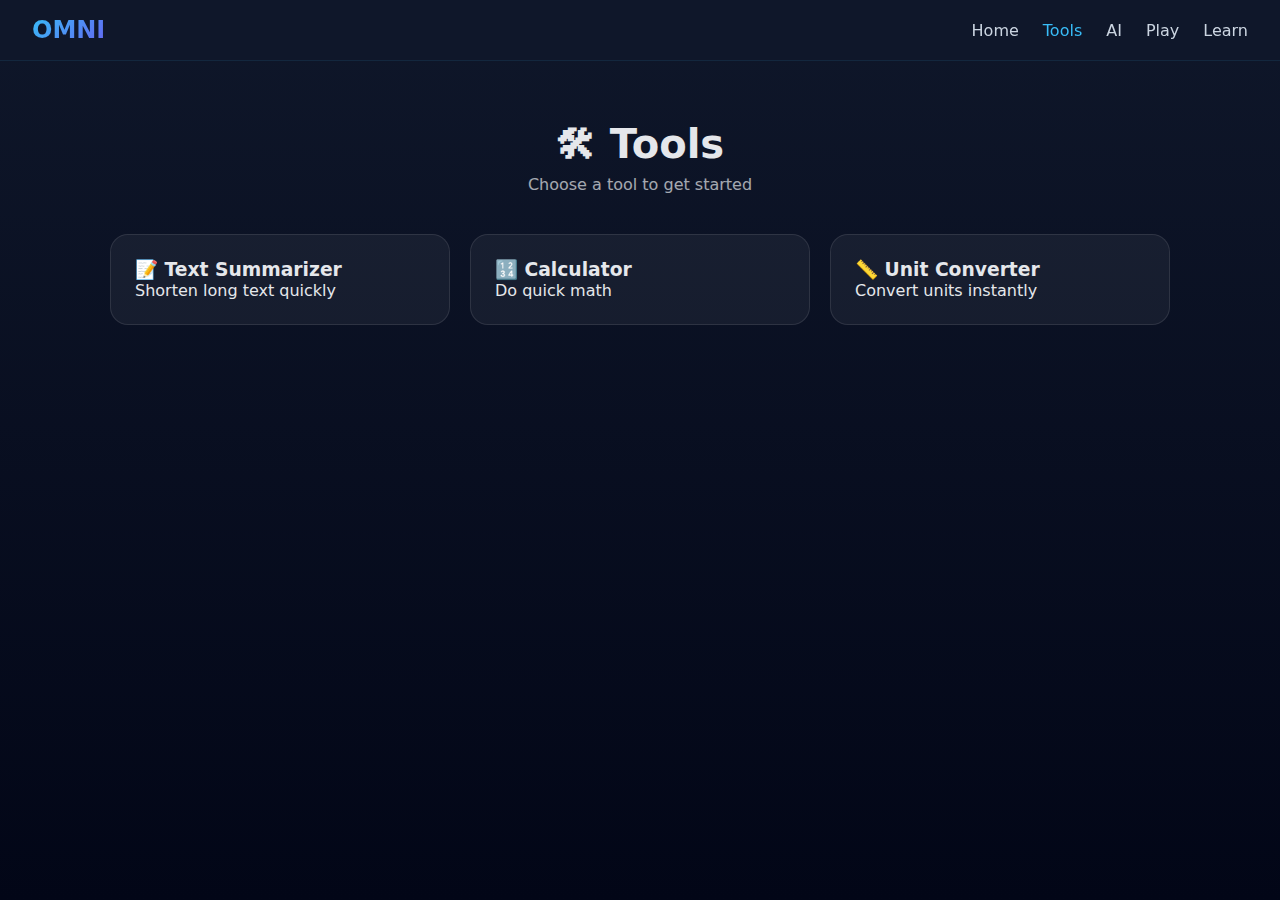
<file: tools.html>
<!DOCTYPE html>
<html lang="en">
<head>
  <meta charset="UTF-8">
  <title>OMNI • Tools</title>
  <link rel="stylesheet" href="css/style.css">
</head>
<body>

<nav class="navbar">
  <div class="logo">OMNI</div>
  <ul>
    <li><a href="index.html">Home</a></li>
    <li><a href="tools.html" class="active">Tools</a></li>
    <li><a href="ai.html">AI</a></li>
    <li><a href="play.html">Play</a></li>
    <li><a href="learn.html">Learn</a></li>
  </ul>
</nav>

<main class="page">
  <h1>🛠 Tools</h1>
  <p class="subtitle">Choose a tool to get started</p>

  <div class="tool-grid">
    <div class="tool-card" onclick="openTool('textTool')">
      <h3>📝 Text Summarizer</h3>
      <p>Shorten long text quickly</p>
    </div>

    <div class="tool-card" onclick="openTool('calcTool')">
      <h3>🔢 Calculator</h3>
      <p>Do quick math</p>
    </div>

    <div class="tool-card" onclick="openTool('unitTool')">
      <h3>📏 Unit Converter</h3>
      <p>Convert units instantly</p>
    </div>
  </div>

  <div class="tool-panel">
    <div id="textTool" class="tool-box hidden">
      <h2>Text Summarizer</h2>
      <textarea id="textInput" placeholder="Paste text here..."></textarea>
      <button class="btn primary" onclick="summarizeText()">Summarize</button>
      <p id="summaryOutput"></p>
    </div>

    <div id="calcTool" class="tool-box hidden">
      <h2>Calculator</h2>
      <input id="numA" type="number" placeholder="First number">
      <input id="numB" type="number" placeholder="Second number">
      <button class="btn primary" onclick="addNumbers()">Add</button>
      <p id="calcOutput"></p>
    </div>

    <div id="unitTool" class="tool-box hidden">
      <h2>Unit Converter (cm → inches)</h2>
      <input id="cmValue" type="number" placeholder="Centimeters">
      <button class="btn primary" onclick="convertUnits()">Convert</button>
      <p id="unitOutput"></p>
    </div>
  </div>
</main>

<script src="js/main.js"></script>
</body>
</html>
</file>
<file: css/style.css>
* {
  margin: 0;
  padding: 0;
  box-sizing: border-box;
}

body {
  font-family: system-ui, -apple-system, sans-serif;
  background: linear-gradient(180deg, #0f172a, #020617);
  color: #e5e7eb;
  min-height: 100vh;
}

/* ========== NAVBAR ========== */
.navbar {
  display: flex;
  justify-content: space-between;
  align-items: center;
  padding: 16px 32px;
  background: rgba(15, 23, 42, 0.9);
  backdrop-filter: blur(12px);
  position: sticky;
  top: 0;
  z-index: 100;
  border-bottom: 1px solid rgba(56,189,248,0.1);
}

.logo {
  font-size: 1.5rem;
  font-weight: 800;
  background: linear-gradient(135deg, #38bdf8, #6366f1);
  -webkit-background-clip: text;
  -webkit-text-fill-color: transparent;
}

.navbar ul {
  display: flex;
  list-style: none;
  gap: 24px;
}

.navbar a {
  text-decoration: none;
  color: #cbd5e1;
  transition: color 0.3s;
  font-weight: 500;
}

.navbar a:hover,
.navbar a.active {
  color: #38bdf8;
}

.navbar .cta {
  background: linear-gradient(135deg, #38bdf8, #6366f1);
  padding: 8px 16px;
  border-radius: 12px;
  color: white;
}

/* ========== HERO ========== */
.hero {
  text-align: center;
  padding: 100px 20px 80px;
}

.hero h1 {
  font-size: 3rem;
  margin-bottom: 16px;
  background: linear-gradient(135deg, #38bdf8, #e0e7ff);
  -webkit-background-clip: text;
  -webkit-text-fill-color: transparent;
}

.hero p {
  font-size: 1.2rem;
  opacity: 0.8;
  margin-bottom: 32px;
}

.hero-buttons {
  display: flex;
  gap: 16px;
  justify-content: center;
  flex-wrap: wrap;
}

/* ========== BUTTONS ========== */
.btn {
  padding: 12px 24px;
  border-radius: 14px;
  text-decoration: none;
  font-weight: 600;
  transition: transform 0.3s, box-shadow 0.3s;
  cursor: pointer;
  border: none;
  font-size: 1rem;
  display: inline-block;
}

.btn.primary {
  background: linear-gradient(135deg, #38bdf8, #6366f1);
  color: white;
}

.btn.secondary {
  border: 1px solid rgba(255,255,255,0.3);
  color: #e5e7eb;
  background: transparent;
}

.btn:hover {
  transform: translateY(-2px);
  box-shadow: 0 10px 30px rgba(99,102,241,0.4);
}

.btn.large {
  font-size: 1.2rem;
  padding: 16px 32px;
}

/* ========== QUICK ACTIONS ========== */
.quick-actions {
  max-width: 1200px;
  margin: 60px auto;
  padding: 0 20px;
  text-align: center;
}

.quick-actions h2 {
  margin-bottom: 30px;
  font-size: 2rem;
}

.quick-grid {
  display: grid;
  grid-template-columns: repeat(auto-fit, minmax(140px, 1fr));
  gap: 16px;
}

.quick-card {
  background: rgba(255,255,255,0.05);
  padding: 20px;
  border-radius: 16px;
  text-decoration: none;
  color: inherit;
  transition: all 0.3s;
  border: 1px solid rgba(255,255,255,0.1);
}

.quick-card:hover {
  background: rgba(56,189,248,0.1);
  transform: translateY(-4px);
  border-color: rgba(56,189,248,0.3);
}

.quick-icon {
  font-size: 2.5rem;
  margin-bottom: 8px;
}

/* ========== STATS BAR ========== */
.stats-bar {
  display: flex;
  justify-content: space-around;
  padding: 40px 20px;
  background: rgba(56, 189, 248, 0.05);
  border-top: 1px solid rgba(56, 189, 248, 0.2);
  border-bottom: 1px solid rgba(56, 189, 248, 0.2);
  flex-wrap: wrap;
  gap: 20px;
}

.stat {
  text-align: center;
}

.stat-number {
  font-size: 2.5rem;
  font-weight: 800;
  color: #38bdf8;
}

.stat-label {
  opacity: 0.7;
  margin-top: 4px;
}

/* ========== FEATURES ========== */
.features {
  max-width: 1200px;
  margin: 0 auto;
  padding: 60px 20px;
  display: grid;
  grid-template-columns: repeat(auto-fit, minmax(250px, 1fr));
  gap: 24px;
}

.feature-card {
  background: rgba(255,255,255,0.05);
  padding: 32px;
  border-radius: 20px;
  text-align: center;
  transition: transform 0.3s, box-shadow 0.3s;
  text-decoration: none;
  color: inherit;
  border: 1px solid rgba(255,255,255,0.1);
}

.feature-card:hover {
  transform: translateY(-8px);
  box-shadow: 0 20px 50px rgba(56,189,248,0.3);
  border-color: rgba(56,189,248,0.3);
}

.feature-card .icon {
  font-size: 3rem;
  margin-bottom: 16px;
}

/* ========== MINI TOOL SECTION ========== */
.mini-tool-section {
  max-width: 800px;
  margin: 80px auto;
  padding: 0 20px;
}

.mini-tool {
  background: linear-gradient(135deg, rgba(99,102,241,0.15), rgba(56,189,248,0.15));
  padding: 40px;
  border-radius: 24px;
  text-align: center;
  border: 1px solid rgba(99,102,241,0.3);
}

.calc-inline {
  display: flex;
  gap: 12px;
  justify-content: center;
  margin: 20px 0;
  flex-wrap: wrap;
}

.calc-inline input {
  padding: 12px;
  border-radius: 12px;
  border: 2px solid rgba(56,189,248,0.3);
  background: rgba(255,255,255,0.05);
  color: white;
  min-width: 200px;
}

#quickCalcResult {
  margin-top: 16px;
  font-size: 1.5rem;
  font-weight: bold;
  color: #38bdf8;
}

/* ========== TRENDING SECTION ========== */
.trending-section {
  max-width: 1200px;
  margin: 80px auto;
  padding: 0 20px;
  text-align: center;
}

.trending-section h2 {
  font-size: 2.5rem;
  margin-bottom: 8px;
}

.section-subtitle {
  opacity: 0.7;
  margin-bottom: 40px;
}

.trending-grid {
  display: grid;
  grid-template-columns: repeat(auto-fit, minmax(150px, 1fr));
  gap: 20px;
}

.trending-card {
  background: rgba(255,255,255,0.05);
  padding: 24px;
  border-radius: 16px;
  transition: transform 0.3s;
  border: 1px solid rgba(255,255,255,0.1);
}

.trending-card:hover {
  transform: translateY(-4px);
  background: rgba(56, 189, 248, 0.1);
  border-color: rgba(56,189,248,0.3);
}

.tool-icon {
  font-size: 2.5rem;
  margin-bottom: 12px;
}

.badge {
  display: inline-block;
  padding: 4px 8px;
  border-radius: 8px;
  font-size: 0.75rem;
  font-weight: bold;
  margin-top: 8px;
  background: linear-gradient(135deg, #f59e0b, #ef4444);
}

/* ========== FACT SECTION ========== */
.fact-section {
  max-width: 800px;
  margin: 80px auto;
  padding: 0 20px;
}

.fact-box {
  background: rgba(255,255,255,0.05);
  padding: 40px;
  border-radius: 24px;
  text-align: center;
  border: 1px solid rgba(255,255,255,0.1);
}

#randomFact {
  margin: 20px 0;
  font-size: 1.1rem;
  line-height: 1.6;
}

/* ========== WHY SECTION ========== */
.why-section {
  max-width: 1200px;
  margin: 80px auto;
  padding: 0 20px;
  text-align: center;
}

.why-section h2 {
  font-size: 2.5rem;
  margin-bottom: 50px;
}

.why-grid {
  display: grid;
  grid-template-columns: repeat(auto-fit, minmax(250px, 1fr));
  gap: 30px;
}

.why-card {
  background: rgba(255,255,255,0.05);
  padding: 32px;
  border-radius: 20px;
  border: 1px solid rgba(255,255,255,0.1);
}

.why-icon {
  font-size: 3rem;
  margin-bottom: 16px;
}

/* ========== USE CASES ========== */
.use-cases {
  max-width: 1200px;
  margin: 80px auto;
  padding: 0 20px;
  text-align: center;
}

.use-cases h2 {
  font-size: 2.5rem;
  margin-bottom: 50px;
}

.use-case-grid {
  display: grid;
  grid-template-columns: repeat(auto-fit, minmax(240px, 1fr));
  gap: 24px;
}

.use-case-card {
  background: linear-gradient(135deg, rgba(99,102,241,0.1), rgba(56,189,248,0.1));
  padding: 32px;
  border-radius: 20px;
  border: 1px solid rgba(99,102,241,0.2);
}

/* ========== CHALLENGE SECTION ========== */
.challenge-section {
  max-width: 800px;
  margin: 80px auto;
  padding: 0 20px;
}

.challenge-box {
  background: linear-gradient(135deg, #6366f1, #38bdf8);
  padding: 60px 40px;
  border-radius: 24px;
  text-align: center;
}

/* ========== TESTIMONIALS ========== */
.testimonials {
  max-width: 1200px;
  margin: 80px auto;
  padding: 0 20px;
  text-align: center;
}

.testimonials h2 {
  font-size: 2.5rem;
  margin-bottom: 50px;
}

.testimonial-grid {
  display: grid;
  grid-template-columns: repeat(auto-fit, minmax(280px, 1fr));
  gap: 24px;
}

.testimonial-card {
  background: rgba(255,255,255,0.05);
  padding: 32px;
  border-radius: 20px;
  border-left: 4px solid #38bdf8;
}

.testimonial-author {
  margin-top: 16px;
  opacity: 0.7;
  font-style: italic;
}

/* ========== CTA SECTION ========== */
.cta-section {
  text-align: center;
  padding: 100px 20px;
  background: rgba(99,102,241,0.1);
}

.cta-section h2 {
  font-size: 2.5rem;
  margin-bottom: 16px;
}

/* ========== FOOTER ========== */
footer {
  background: rgba(15, 23, 42, 0.9);
  padding: 60px 20px 20px;
  border-top: 1px solid rgba(255,255,255,0.1);
}

.footer-content {
  max-width: 1200px;
  margin: 0 auto;
  display: grid;
  grid-template-columns: repeat(auto-fit, minmax(200px, 1fr));
  gap: 40px;
  margin-bottom: 40px;
}

.footer-section h4 {
  margin-bottom: 16px;
  color: #38bdf8;
}

.footer-section a {
  display: block;
  color: #cbd5e1;
  text-decoration: none;
  margin-bottom: 8px;
  transition: color 0.3s;
}

.footer-section a:hover {
  color: #38bdf8;
}

.footer-bottom {
  text-align: center;
  opacity: 0.6;
  border-top: 1px solid rgba(255,255,255,0.1);
  padding-top: 20px;
}

/* ========== PAGE ========== */
.page {
  max-width: 1100px;
  margin: 0 auto;
  padding: 60px 20px;
}

.page h1 {
  text-align: center;
  font-size: 2.5rem;
  margin-bottom: 8px;
}

.subtitle {
  text-align: center;
  opacity: 0.7;
  margin-bottom: 40px;
}

/* ========== TOOL GRID ========== */
.tool-grid {
  display: grid;
  grid-template-columns: repeat(auto-fit, minmax(220px, 1fr));
  gap: 20px;
  margin-bottom: 40px;
}

.tool-card {
  background: rgba(255,255,255,0.05);
  padding: 24px;
  border-radius: 18px;
  cursor: pointer;
  transition: transform 0.3s, box-shadow 0.3s;
  border: 1px solid rgba(255,255,255,0.1);
}

.tool-card:hover {
  transform: translateY(-6px);
  box-shadow: 0 15px 40px rgba(56,189,248,0.3);
  border-color: rgba(56,189,248,0.3);
}

/* ========== TOOL PANEL ========== */
.tool-panel {
  margin-top: 40px;
}

.tool-box {
  background: rgba(255,255,255,0.05);
  padding: 32px;
  border-radius: 20px;
  max-width: 600px;
  margin: 0 auto;
  border: 1px solid rgba(255,255,255,0.1);
}

.tool-box textarea,
.tool-box input {
  width: 100%;
  padding: 12px;
  margin: 16px 0;
  border-radius: 12px;
  border: 2px solid rgba(56,189,248,0.3);
  background: rgba(255,255,255,0.05);
  color: white;
  font-family: inherit;
}

.tool-box textarea {
  min-height: 120px;
  resize: vertical;
}

.hidden {
  display: none;
}

/* ========== AI CHAT ========== */
.ai-container {
  max-width: 700px;
  margin: 0 auto;
}

.chat-box {
  background: rgba(255,255,255,0.05);
  border-radius: 20px;
  padding: 20px;
  min-height: 400px;
  margin-bottom: 20px;
  overflow-y: auto;
  max-height: 500px;
  border: 1px solid rgba(255,255,255,0.1);
}

.message {
  padding: 12px 16px;
  border-radius: 14px;
  margin-bottom: 12px;
  max-width: 80%;
}

.message.ai {
  background: rgba(56,189,248,0.2);
}

.message.user {
  background: rgba(99,102,241,0.3);
  margin-left: auto;
}

.chat-input {
  display: flex;
  gap: 12px;
}

.chat-input input {
  flex: 1;
  padding: 12px;
  border-radius: 14px;
  border: 2px solid rgba(56,189,248,0.3);
  background: rgba(255,255,255,0.05);
  color: white;
}

/* ========== AUTH ========== */
.auth-page {
  min-height: 100vh;
  display: flex;
  align-items: center;
  justify-content: center;
  padding: 20px;
}

.auth-box {
  background: rgba(255,255,255,0.05);
  padding: 40px;
  border-radius: 20px;
  width: 100%;
  max-width: 400px;
  text-align: center;
  border: 1px solid rgba(255,255,255,0.1);
}

.auth-box input {
  width: 100%;
  padding: 12px;
  margin: 12px 0;
  border-radius: 12px;
  border: 2px solid rgba(56,189,248,0.3);
  background: rgba(255,255,255,0.05);
  color: white;
}

.auth-box .btn {
  width: 100%;
  margin-top: 12px;
}

.back-link {
  display: block;
  margin-top: 20px;
  color: #38bdf8;
  text-decoration: none;
}

/* ========== PLAY PAGE ========== */
.play-page {
  max-width: 1400px;
}

.play-header {
  text-align: center;
  margin-bottom: 40px;
}

.play-header h1 {
  font-size: 3rem;
  background: linear-gradient(135deg, #38bdf8, #6366f1);
  -webkit-background-clip: text;
  -webkit-text-fill-color: transparent;
}

.game-categories {
  display: flex;
  justify-content: center;
  gap: 12px;
  margin-bottom: 40px;
  flex-wrap: wrap;
}

.category-btn {
  padding: 10px 24px;
  border-radius: 20px;
  border: 2px solid rgba(56,189,248,0.3);
  background: transparent;
  color: #cbd5e1;
  cursor: pointer;
  transition: all 0.3s;
  font-weight: 600;
}

.category-btn:hover,
.category-btn.active {
  background: linear-gradient(135deg, #38bdf8, #6366f1);
  border-color: transparent;
  color: white;
}

.game-grid {
  display: grid;
  grid-template-columns: repeat(auto-fill, minmax(280px, 1fr));
  gap: 24px;
  margin-bottom: 60px;
}

.game-card {
  background: linear-gradient(135deg, rgba(56,189,248,0.1), rgba(99,102,241,0.1));
  border: 1px solid rgba(56,189,248,0.2);
  border-radius: 20px;
  padding: 28px;
  cursor: pointer;
  transition: all 0.3s;
  position: relative;
  overflow: hidden;
}

.game-card::before {
  content: '';
  position: absolute;
  top: -50%;
  left: -50%;
  width: 200%;
  height: 200%;
  background: linear-gradient(45deg, transparent, rgba(56,189,248,0.1), transparent);
  transform: rotate(45deg);
  transition: all 0.6s;
}

.game-card:hover::before {
  left: 100%;
}

.game-card:hover {
  transform: translateY(-8px);
  box-shadow: 0 20px 40px rgba(56,189,248,0.3);
  border-color: rgba(56,189,248,0.5);
}

.game-icon {
  font-size: 3.5rem;
  margin-bottom: 16px;
}

.game-card h3 {
  margin-bottom: 8px;
  font-size: 1.3rem;
}

.game-card p {
  opacity: 0.8;
  margin-bottom: 16px;
  font-size: 0.95rem;
}

.game-meta {
  display: flex;
  justify-content: space-between;
  align-items: center;
  margin-top: 16px;
}

.difficulty {
  padding: 4px 12px;
  border-radius: 12px;
  font-size: 0.8rem;
  font-weight: 700;
}

.difficulty.easy {
  background: rgba(34,197,94,0.2);
  color: #4ade80;
}

.difficulty.medium {
  background: rgba(251,146,60,0.2);
  color: #fb923c;
}

.difficulty.hard {
  background: rgba(239,68,68,0.2);
  color: #f87171;
}

.plays {
  font-size: 0.85rem;
  opacity: 0.7;
}

/* ========== GAME MODAL ========== */
.game-modal {
  position: fixed;
  top: 0;
  left: 0;
  width: 100%;
  height: 100%;
  background: rgba(0,0,0,0.9);
  backdrop-filter: blur(10px);
  z-index: 1000;
  display: flex;
  align-items: center;
  justify-content: center;
  padding: 20px;
}

.modal-content {
  background: linear-gradient(135deg, #0f172a, #1e293b);
  border-radius: 24px;
  padding: 40px;
  max-width: 700px;
  width: 100%;
  max-height: 90vh;
  overflow-y: auto;
  position: relative;
  border: 1px solid rgba(56,189,248,0.3);
  box-shadow: 0 20px 60px rgba(0,0,0,0.5);
}

.close-btn {
  position: absolute;
  top: 20px;
  right: 20px;
  background: rgba(239,68,68,0.2);
  border: none;
  width: 40px;
  height: 40px;
  border-radius: 50%;
  font-size: 1.5rem;
  cursor: pointer;
  color: #f87171;
  transition: all 0.3s;
}

.close-btn:hover {
  background: rgba(239,68,68,0.4);
  transform: rotate(90deg);
}

.game-container {
  text-align: center;
}

.game-title {
  display: flex;
  align-items: center;
  justify-content: center;
  gap: 16px;
  margin-bottom: 16px;
}

.game-icon-large {
  font-size: 4rem;
}

.game-instruction {
  opacity: 0.8;
  margin-bottom: 32px;
  font-size: 1.05rem;
}

.game-input-group {
  display: flex;
  gap: 12px;
  justify-content: center;
  margin: 24px 0;
  flex-wrap: wrap;
}

.game-input-group input {
  padding: 14px;
  border-radius: 12px;
  border: 2px solid rgba(56,189,248,0.3);
  background: rgba(255,255,255,0.05);
  color: white;
  font-size: 1.1rem;
  min-width: 200px;
  transition: all 0.3s;
}

.game-input-group input:focus {
  outline: none;
  border-color: #38bdf8;
  box-shadow: 0 0 0 3px rgba(56,189,248,0.2);
}

.game-output {
  margin-top: 24px;
  padding: 16px;
  background: rgba(56,189,248,0.1);
  border-radius: 12px;
  font-size: 1.2rem;
  font-weight: 600;
  min-height: 60px;
  display: flex;
  align-items: center;
  justify-content: center;
}

.game-stats {
  display: flex;
  gap: 24px;
  justify-content: center;
  margin-top: 24px;
  padding-top: 24px;
  border-top: 1px solid rgba(255,255,255,0.1);
}

.stat-item {
  font-size: 1.1rem;
  opacity: 0.8;
}

.stat-item span {
  color: #38bdf8;
  font-weight: 700;
  font-size: 1.3rem;
}

/* ========== GAME SPECIFIC STYLES ========== */

.reaction-btn {
  width: 200px;
  height: 200px;
  border-radius: 50%;
  border: none;
  font-size: 1.2rem;
  font-weight: 700;
  cursor: pointer;
  transition: all 0.3s;
  background: #6366f1;
  color: white;
}

.reaction-btn.waiting {
  background: #ef4444;
}

.reaction-btn.ready {
  background: #22c55e;
}

.memory-display {
  font-size: 4rem;
  font-weight: 700;
  min-height: 100px;
  display: flex;
  align-items: center;
  justify-content: center;
  background: rgba(56,189,248,0.1);
  border-radius: 16px;
  margin: 24px 0;
  letter-spacing: 8px;
}

.typing-target {
  background: rgba(56,189,248,0.1);
  padding: 20px;
  border-radius: 12px;
  font-size: 1.2rem;
  margin-bottom: 20px;
  line-height: 1.8;
}

#typingInput {
  width: 100%;
  padding: 14px;
  border-radius: 12px;
  border: 2px solid rgba(56,189,248,0.3);
  background: rgba(255,255,255,0.05);
  color: white;
  font-size: 1.1rem;
  margin-bottom: 16px;
  resize: vertical;
  font-family: inherit;
}

.math-question {
  font-size: 3rem;
  font-weight: 700;
  margin: 32px 0;
  color: #38bdf8;
  min-height: 80px;
  display: flex;
  align-items: center;
  justify-content: center;
}

.click-target {
  width: 200px;
  height: 200px;
  border-radius: 20px;
  border: none;
  font-size: 1.5rem;
  font-weight: 700;
  cursor: pointer;
  background: linear-gradient(135deg, #38bdf8, #6366f1);
  color: white;
  margin: 24px 0;
  transition: transform 0.1s;
}

.click-target:active {
  transform: scale(0.95);
}

.click-target:disabled {
  opacity: 0.5;
  cursor: not-allowed;
}

.color-word {
  font-size: 5rem;
  font-weight: 900;
  margin: 32px 0;
  min-height: 100px;
  display: flex;
  align-items: center;
  justify-content: center;
}

.color-buttons {
  display: flex;
  gap: 12px;
  justify-content: center;
  flex-wrap: wrap;
  margin: 24px 0;
}

.color-buttons button {
  padding: 14px 28px;
  border-radius: 12px;
  border: 2px solid rgba(255,255,255,0.2);
  background: rgba(255,255,255,0.05);
  color: white;
  font-weight: 600;
  cursor: pointer;
  transition: all 0.3s;
}

.color-buttons button:hover {
  transform: scale(1.05);
  border-color: #38bdf8;
}

.aim-area {
  position: relative;
  height: 400px;
  background: rgba(0,0,0,0.3);
  border-radius: 16px;
  margin: 24px 0;
  overflow: hidden;
  border: 2px solid rgba(56,189,248,0.2);
}

.aim-target {
  position: absolute;
  width: 60px;
  height: 60px;
  background: radial-gradient(circle, #ef4444, #dc2626);
  border-radius: 50%;
  cursor: crosshair;
  transition: transform 0.1s;
  display: none;
  box-shadow: 0 0 20px rgba(239,68,68,0.6);
}

.aim-target::after {
  content: '';
  position: absolute;
  top: 50%;
  left: 50%;
  transform: translate(-50%, -50%);
width: 20px;
height: 20px;
background: white;
border-radius: 50%;
}
.aim-target:hover {
transform: scale(1.1);
}
/* ========== RESPONSIVE ========== */
@media (max-width: 768px) {
.hero h1 {
font-size: 2.2rem;
}
.navbar ul {
gap: 12px;
font-size: 0.9rem;
}
.game-grid {
grid-template-columns: repeat(auto-fill, minmax(240px, 1fr));
}
.modal-content {
padding: 24px;
}
.game-icon-large {
font-size: 3rem;
}
.footer-content {
grid-template-columns: repeat(auto-fit, minmax(150px, 1fr));
}
.quick-grid {
grid-template-columns: repeat(auto-fit, minmax(120px, 1fr));
}
.color-word {
font-size: 3.5rem;
}
.aim-area {
height: 300px;
}
}
</file>
